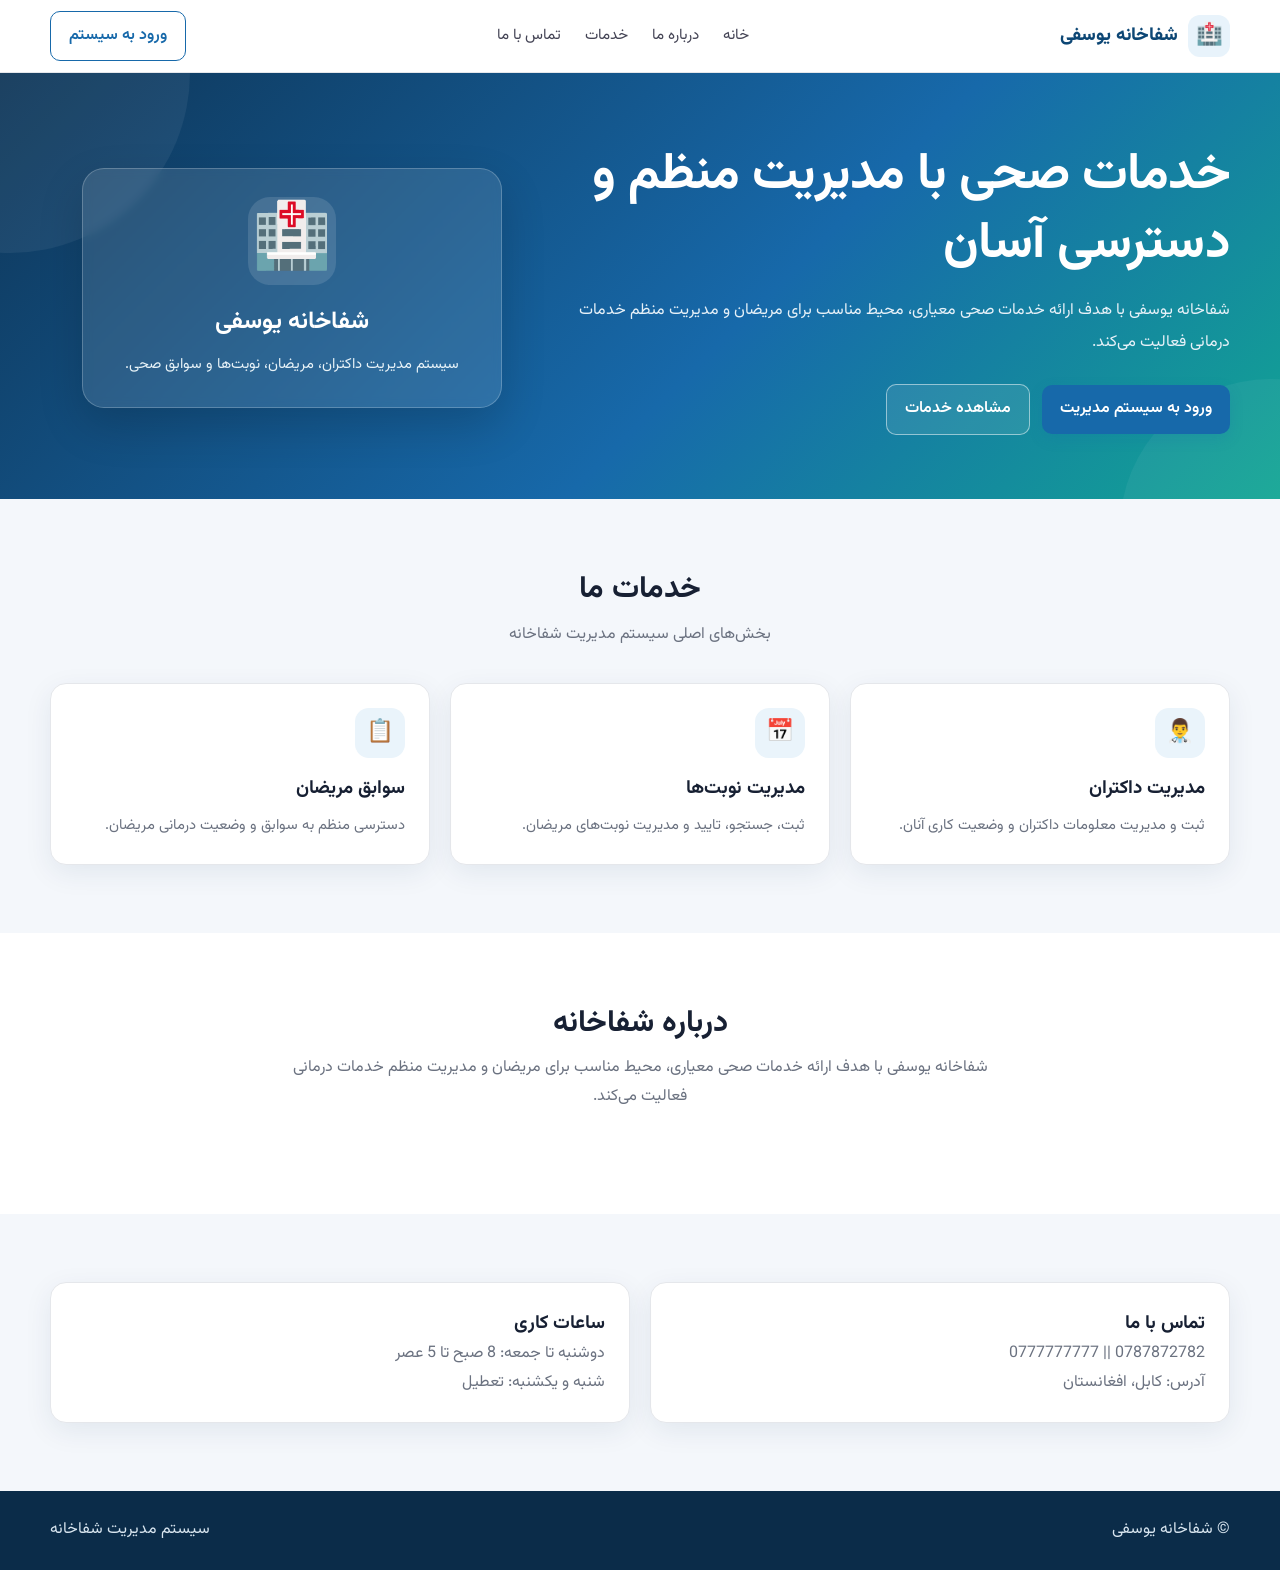
<file: index.html>
<!doctype html>
<html lang="fa" dir="rtl">
  <head>
    <meta charset="UTF-8" />
    <meta name="viewport" content="width=device-width, initial-scale=1.0" />
    <meta name="description" content="سیستم مدیریت شفاخانه یوسفی" />
    <title>شفاخانه یوسفی | صفحه اصلی</title>
    <link rel="stylesheet" href="style.css" />
  </head>
  <body>
    <header class="public-header">
      <div class="container nav">
        <a class="brand" href="index.html">
          <span class="brand-icon">🏥</span> شفاخانه یوسفی</a>
        <nav class="nav-links">
          <a href="index.html">خانه</a><a href="#about">درباره ما</a>
          <a href="#services">خدمات</a><a href="#contact">تماس با ما</a>
        </nav>
        <div class="nav-actions">
          <a class="btn btn-outline" href="login.html">ورود به سیستم</a>
        </div>
        <button class="menu-toggle" aria-label="منو">☰</button>
      </div>
    </header>
    <main>
      <section class="hero">
        <div class="container hero-grid">
          <div>
            <h1>خدمات صحی با مدیریت منظم و دسترسی آسان</h1>
            <p>
              شفاخانه یوسفی با هدف ارائه خدمات صحی معیاری، محیط مناسب برای
              مریضان و مدیریت منظم خدمات درمانی فعالیت می‌کند.
            </p>
            <div class="hero-actions">
              <a class="btn btn-primary" href="login.html"
                >ورود به سیستم مدیریت</a
              ><a class="btn btn-outline" href="#services">مشاهده خدمات</a>
            </div>
          </div>
          <div class="hero-card">
            <div class="big-icon">🏥</div>
            <h2>شفاخانه یوسفی</h2>
            <p>سیستم مدیریت داکتران، مریضان، نوبت‌ها و سوابق صحی.</p>
          </div>
        </div>
      </section>
      <section class="section" id="services">
        <div class="container">
          <div class="section-head">
            <h2>خدمات ما</h2>
            <p class="muted">بخش‌های اصلی سیستم مدیریت شفاخانه</p>
          </div>
          <div class="cards-grid">
            <div class="feature-card">
              <div class="feature-icon">👨‍⚕️</div>
              <h3>مدیریت داکتران</h3>
              <p class="muted">
                ثبت و مدیریت معلومات داکتران و وضعیت کاری آنان.
              </p>
            </div>
            <div class="feature-card">
              <div class="feature-icon">📅</div>
              <h3>مدیریت نوبت‌ها</h3>
              <p class="muted">ثبت، جستجو، تایید و مدیریت نوبت‌های مریضان.</p>
            </div>
            <div class="feature-card">
              <div class="feature-icon">📋</div>
              <h3>سوابق مریضان</h3>
              <p class="muted">دسترسی منظم به سوابق و وضعیت درمانی مریضان.</p>
            </div>
          </div>
        </div>
      </section>
      <section class="section about" id="about">
        <div class="container">
          <div class="section-head">
            <h2>درباره شفاخانه</h2>
            <p>
              شفاخانه یوسفی با هدف ارائه خدمات صحی معیاری، محیط مناسب برای
              مریضان و مدیریت منظم خدمات درمانی فعالیت می‌کند.
            </p>
          </div>
        </div>
      </section>
      <section class="section" id="contact">
        <div class="container contact-grid">
          <div class="contact-card">
            <h3>تماس با ما</h3>
            <p class="muted">
              0787872782 ||
              0777777777<br>
              آدرس: کابل، افغانستان
            </p>
          </div>
          <div class="contact-card">
            <h3>ساعات کاری</h3>
            <p class="muted">
              دوشنبه تا جمعه: 8 صبح تا 5 عصر<br>
              شنبه و یکشنبه: تعطیل
            </p>
          </div>
        </div>
      </section>
    </main>
    <footer class="public-footer">
      <div class="container">
        <span>© شفاخانه یوسفی</span><span>سیستم مدیریت شفاخانه</span>
      </div>
    </footer>
    <script src="script.js"></script>
  </body>
</html>
</file>
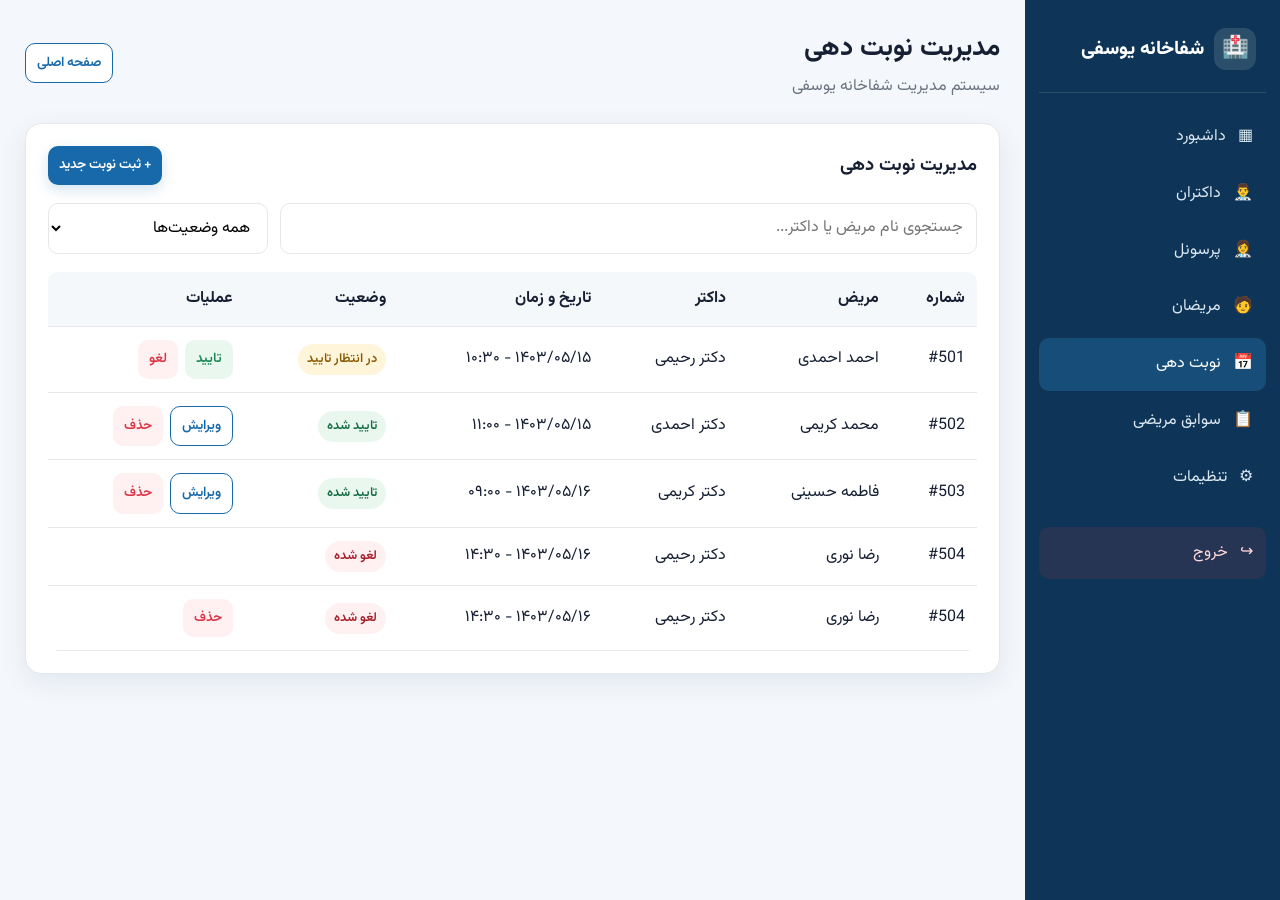
<file: appointments.html>
<!doctype html>
<html lang="fa" dir="rtl">
  <head>
    <meta charset="UTF-8">
    <meta name="viewport" content="width=device-width, initial-scale=1.0">
    <meta name="description" content="سیستم مدیریت شفاخانه یوسفی">
    <title>مدیریت نوبت دهی</title>
    <link rel="stylesheet" href="style.css">
  </head>
  <body>
    <div class="app-shell">
      <aside class="sidebar">
        <div class="sidebar-brand">
          <span class="brand-icon">🏥</span> شفاخانه یوسفی
        </div>
        <ul class="sidebar-nav">
          <li>
            <a class="" href="dashboard.html"><span>▦</span>داشبورد</a>
          </li>
          <li>
            <a class="" href="doctors.html"><span>👨‍⚕️</span>داکتران</a>
          </li>
          <li>
            <a class="" href="nurses.html"><span>👩‍⚕️</span>پرسونل</a>
          </li>
          <li>
            <a class="" href="patients.html"><span>🧑</span>مریضان</a>
          </li>
          <li>
            <a class="active" href="appointments.html"><span>📅</span>نوبت دهی</a>
          </li>
          <li>
            <a class="" href="medical_records.html"><span>📋</span>سوابق مریضی</a>
          </li>
          <li>
            <a class="" href="setting.html"><span>⚙</span>تنظیمات</a>
          </li>
          <li>
            <a class="logout" href="index.html"><span>↪</span> خروج</a>
          </li>
        </ul>
      </aside>
      <main class="main">
        <div class="topbar">
          <button class="mobile-menu" aria-label="منوی موبایل">☰</button>
          <div>
            <h1>مدیریت نوبت دهی</h1>
            <span class="muted">سیستم مدیریت شفاخانه یوسفی</span>
          </div>
          <a class="btn btn-outline btn-sm" href="index.html">صفحه اصلی</a>
        </div>

        <div class="content-card">
          <div class="card-head">
            <h2>مدیریت نوبت دهی</h2>
            <button class="btn btn-primary btn-sm">+ ثبت نوبت جدید</button>
          </div>
          <div class="toolbar">
            <input class="form-control search" data-search="#appointments tbody tr" placeholder="جستجوی نام مریض یا داکتر...">
            <select class="form-control" style="max-width: 220px" data-filter="#appointments tbody tr">
              <option value="">همه وضعیت‌ها</option>
              <option value="pending">در انتظار تایید</option>
              <option value="confirmed">تایید شده</option>
              <option value="canceled">لغو شده</option>
            </select>
          </div>
          <div class="table-wrap">
            <table id="appointments">
              <thead>
                <tr>
                  <th>شماره</th>
                  <th>مریض</th>
                  <th>داکتر</th>
                  <th>تاریخ و زمان</th>
                  <th>وضعیت</th>
                  <th>عملیات</th>
                </tr>
              </thead>
              <tbody>
                <tr data-status="pending">
                  <td>#501</td>
                  <td>احمد احمدی</td>
                  <td>دکتر رحیمی</td>
                  <td>۱۴۰۳/۰۵/۱۵ - ۱۰:۳۰</td>
                  <td>
                    <span class="badge badge-warning">در انتظار تایید</span>
                  </td>
                  <td>
                    <div class="actions">
                      <button class="btn btn-success btn-sm">تایید</button>
                      <button class="btn btn-danger btn-sm" data-confirm="این نوبت لغو شود؟">  لغو </button>
                    </div>
                  </td>
                </tr>
                <tr data-status="confirmed">
                  <td>#502</td>
                  <td>محمد کریمی</td>
                  <td>دکتر احمدی</td>
                  <td>۱۴۰۳/۰۵/۱۵ - ۱۱:۰۰</td>
                  <td><span class="badge badge-success">تایید شده</span></td>
                  <td>
                    <div class="actions">
                      <button class="btn btn-outline btn-sm">ویرایش</button>
                      <button class="btn btn-danger btn-sm" data-confirm="این نوبت حذف شود؟"> حذف </button>
                    </div>
                  </td>
                </tr>
                <tr data-status="confirmed">
                  <td>#503</td>
                  <td>فاطمه حسینی</td>
                  <td>دکتر کریمی</td>
                  <td>۱۴۰۳/۰۵/۱۶ - ۰۹:۰۰</td>
                  <td><span class="badge badge-success">تایید شده</span></td>
                  <td>
                    <div class="actions">
                      <button class="btn btn-outline btn-sm">ویرایش</button>
                      <button class="btn btn-danger btn-sm" data-confirm="این نوبت حذف شود؟"> حذف </button>
                    </div>
                  </td>
                </tr>
                <tr data-status="canceled">
                  <td>#504</td>
                  <td>رضا نوری</td>
                  <td>دکتر رحیمی</td>
                  <td>۱۴۰۳/۰۵/۱۶ - ۱۴:۳۰</td>
                  <td><span class="badge badge-danger">لغو شده</span></td>
                  <td>
                    </div>
                  </td>
                </tr>
                <tr data-status="canceled">
                  <td>#504</td>
                  <td>رضا نوری</td>
                  <td>دکتر رحیمی</td>
                  <td>۱۴۰۳/۰۵/۱۶ - ۱۴:۳۰</td>
                  <td><span class="badge badge-danger">لغو شده</span></td>
                  <td>
                    <button class="btn btn-danger btn-sm" data-confirm="این نوبت حذف شود؟">  حذف </button>
                  </td>
                </tr>
              </tbody>
            </table>
          </div>
        </div>
      </main>
    </div>
    <script src="script.js"></script>
  </body>
</html>
</file>
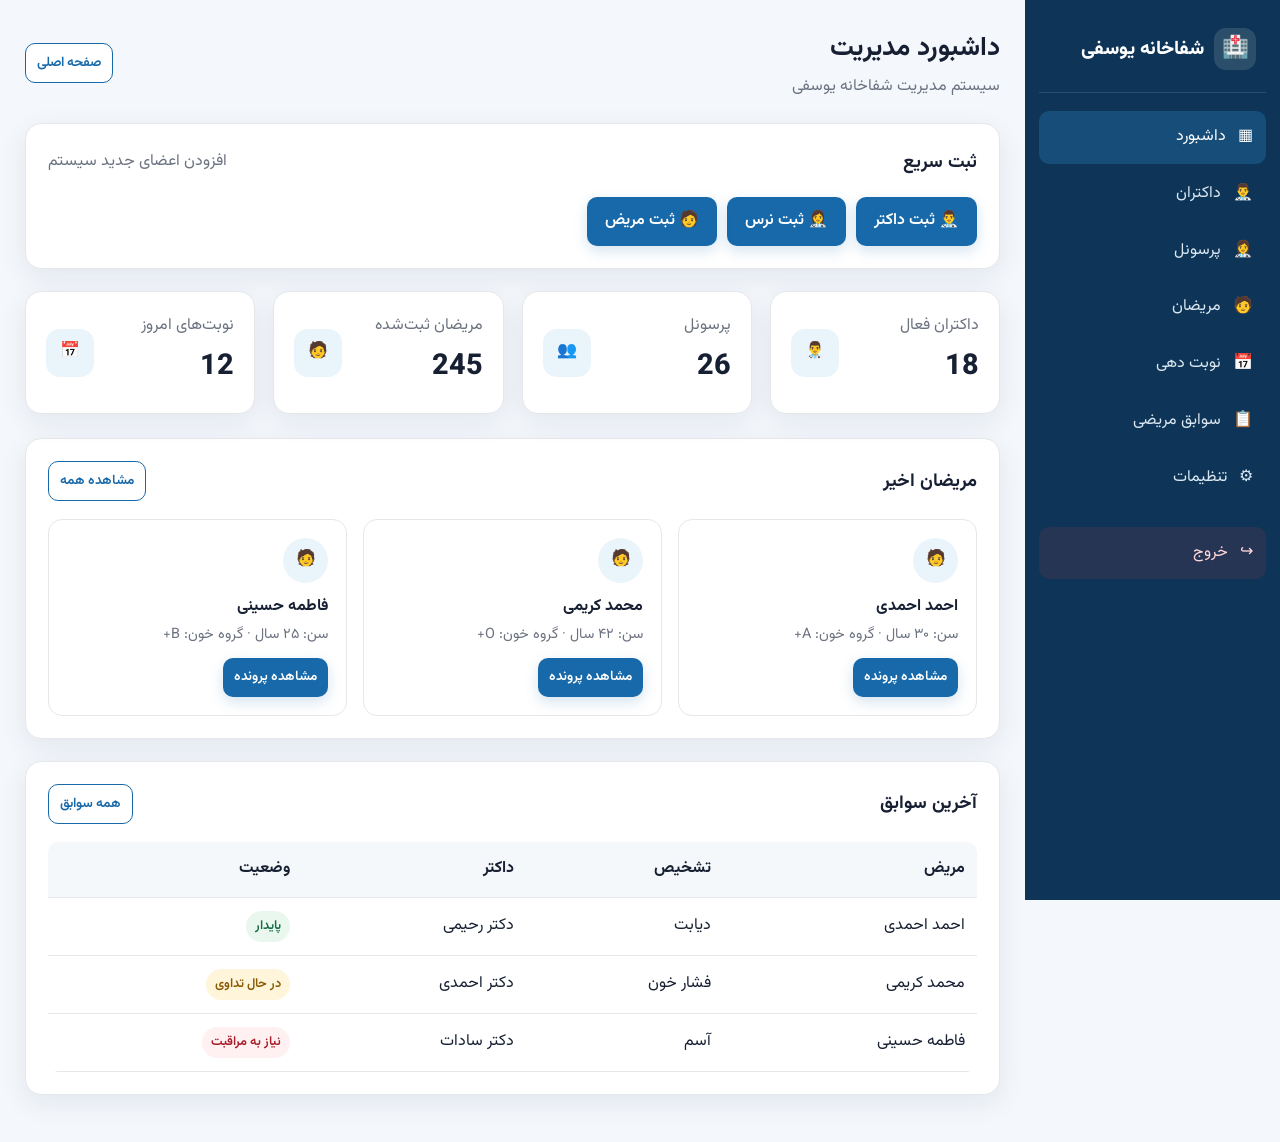
<file: dashboard.html>
<!doctype html>
<html lang="fa" dir="rtl">
  <head>
    <meta charset="UTF-8" />
    <meta name="viewport" content="width=device-width, initial-scale=1.0" />
    <meta name="description" content="سیستم مدیریت شفاخانه یوسفی" />
    <title>داشبورد مدیریت</title>
    <link rel="stylesheet" href="style.css" />
  </head>
  <body>
    <div class="app-shell">
      <aside class="sidebar">
        <div class="sidebar-brand">
          <span class="brand-icon">🏥</span> شفاخانه یوسفی
        </div>
        <ul class="sidebar-nav">
          <li>
            <a class="active" href="dashboard.html"><span>▦</span>داشبورد</a>
          </li>
          <li>
            <a class="" href="doctors.html"><span>👨‍⚕️</span>داکتران</a>
          </li>
          <li>
            <a class="" href="nurses.html"><span>👩‍⚕️</span>پرسونل</a>
          </li>
          <li>
            <a class="" href="patients.html"><span>🧑</span>مریضان</a>
          </li>
          <li>
            <a class="" href="appointments.html"><span>📅</span>نوبت دهی</a>
          </li>
          <li>
            <a class="" href="medical_records.html"
              ><span>📋</span>سوابق مریضی</a
            >
          </li>
          <li>
            <a class="" href="setting.html"><span>⚙</span>تنظیمات</a>
          </li>
          <li>
            <a class="logout" href="index.html"><span>↪</span> خروج</a>
          </li>
        </ul>
      </aside>
      <main class="main">
        <div class="topbar">
          <button class="mobile-menu" aria-label="منوی موبایل">☰</button>
          <div>
            <h1>داشبورد مدیریت</h1>
            <span class="muted">سیستم مدیریت شفاخانه یوسفی</span>
          </div>
          <a class="btn btn-outline btn-sm" href="index.html">صفحه اصلی</a>
        </div>

        <div class="content-card">
          <div class="card-head">
            <h2>ثبت سریع</h2>
            <span class="muted">افزودن اعضای جدید سیستم</span>
          </div>
          <div
            class="actions"
            style="display: flex; gap: 10px; flex-wrap: wrap">
            <a class="btn btn-primary" href="register_doctor.html"
              >👨‍⚕️ ثبت داکتر</a
            >
            <a class="btn btn-primary" href="register_nurse.html">👩‍⚕️ ثبت نرس</a>
            <a class="btn btn-primary" href="register_patient.html"
              >🧑 ثبت مریض</a
            >
          </div>
        </div>
        <div class="stats">
          <div class="stat">
            <div>
              <div class="muted">داکتران فعال</div>
              <div class="number">18</div>
            </div>
            <div class="icon">👨‍⚕️</div>
          </div>
          <div class="stat">
            <div>
              <div class="muted">پرسونل</div>
              <div class="number">26</div>
            </div>
            <div class="icon">👥</div>
          </div>
          <div class="stat">
            <div>
              <div class="muted">مریضان ثبت‌شده</div>
              <div class="number">245</div>
            </div>
            <div class="icon">🧑</div>
          </div>
          <div class="stat">
            <div>
              <div class="muted">نوبت‌های امروز</div>
              <div class="number">12</div>
            </div>
            <div class="icon">📅</div>
          </div>
        </div>
        <div class="content-card">
          <div class="card-head">
            <h2>مریضان اخیر</h2>
            <a class="btn btn-outline btn-sm" href="patients.html"
              >مشاهده همه</a
            >
          </div>
          <div class="patient-grid">
            <div class="patient-card">
              <div class="patient-avatar">🧑</div>
              <h3>احمد احمدی</h3>
              <p>سن: ۳۰ سال · گروه خون: A+</p>
              <a
                class="btn btn-primary btn-sm"
                href="medical_records.html"
                style="margin-top: 10px"
                >مشاهده پرونده</a
              >
            </div>
            <div class="patient-card">
              <div class="patient-avatar">🧑</div>
              <h3>محمد کریمی</h3>
              <p>سن: ۴۲ سال · گروه خون: O+</p>
              <a
                class="btn btn-primary btn-sm"
                href="medical_records.html"
                style="margin-top: 10px"
                >مشاهده پرونده</a
              >
            </div>
            <div class="patient-card">
              <div class="patient-avatar">🧑</div>
              <h3>فاطمه حسینی</h3>
              <p>سن: ۲۵ سال · گروه خون: B+</p>
              <a
                class="btn btn-primary btn-sm"
                href="medical_records.html"
                style="margin-top: 10px"
                >مشاهده پرونده</a
              >
            </div>
          </div>
        </div>
        <div class="content-card">
          <div class="card-head">
            <h2>آخرین سوابق</h2>
            <a class="btn btn-outline btn-sm" href="medical_records.html"
              >همه سوابق</a
            >
          </div>
          <div class="table-wrap">
            <table>
              <thead>
                <tr>
                  <th>مریض</th>
                  <th>تشخیص</th>
                  <th>داکتر</th>
                  <th>وضعیت</th>
                </tr>
              </thead>
              <tbody>
                <tr>
                  <td>احمد احمدی</td>
                  <td>دیابت</td>
                  <td>دکتر رحیمی</td>
                  <td><span class="badge badge-success">پایدار</span></td>
                </tr>
                <tr>
                  <td>محمد کریمی</td>
                  <td>فشار خون</td>
                  <td>دکتر احمدی</td>
                  <td><span class="badge badge-warning">در حال تداوی</span></td>
                </tr>
                <tr>
                  <td>فاطمه حسینی</td>
                  <td>آسم</td>
                  <td>دکتر سادات</td>
                  <td>
                    <span class="badge badge-danger">نیاز به مراقبت</span>
                  </td>
                </tr>
              </tbody>
            </table>
          </div>
        </div>
      </main>
    </div>
    <script src="script.js"></script>
  </body>
</html>
</file>
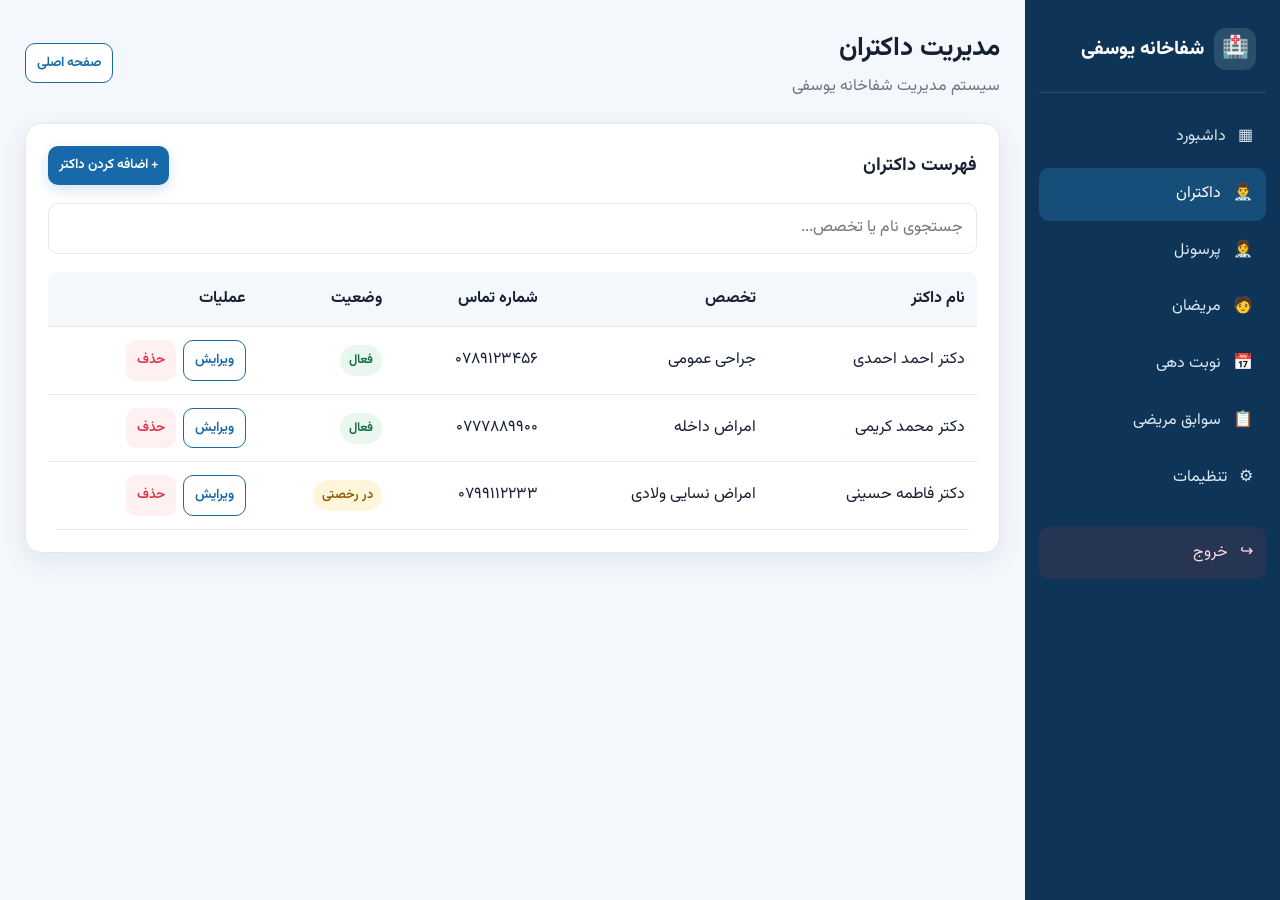
<file: doctors.html>
<!doctype html>
<html lang="fa" dir="rtl">
  <head>
    <meta charset="UTF-8" />
    <meta name="viewport" content="width=device-width, initial-scale=1.0" />
    <meta name="description" content="سیستم مدیریت شفاخانه یوسفی" />
    <title>مدیریت داکتران</title>
    <link rel="stylesheet" href="style.css" />
  </head>
  <body>
    <div class="app-shell">
      <aside class="sidebar">
        <div class="sidebar-brand">
          <span class="brand-icon">🏥</span> شفاخانه یوسفی
        </div>
        <ul class="sidebar-nav">
          <li>
            <a class="" href="dashboard.html"><span>▦</span>داشبورد</a>
          </li>
          <li>
            <a class="active" href="doctors.html"><span>👨‍⚕️</span>داکتران</a>
          </li>
          <li>
            <a class="" href="nurses.html"><span>👩‍⚕️</span>پرسونل</a>
          </li>
          <li>
            <a class="" href="patients.html"><span>🧑</span>مریضان</a>
          </li>
          <li>
            <a class="" href="appointments.html"><span>📅</span>نوبت دهی</a>
          </li>
          <li>
            <a class="" href="medical_records.html"
              ><span>📋</span>سوابق مریضی</a
            >
          </li>
          <li>
            <a class="" href="setting.html"><span>⚙</span>تنظیمات</a>
          </li>
          <li>
            <a class="logout" href="index.html"><span>↪</span> خروج</a>
          </li>
        </ul>
      </aside>
      <main class="main">
        <div class="topbar">
          <button class="mobile-menu" aria-label="منوی موبایل">☰</button>
          <div>
            <h1>مدیریت داکتران</h1>
            <span class="muted">سیستم مدیریت شفاخانه یوسفی</span>
          </div>
          <a class="btn btn-outline btn-sm" href="index.html">صفحه اصلی</a>
        </div>

        <div class="content-card">
          <div class="card-head">
            <h2>فهرست داکتران</h2>
            <button class="btn btn-primary btn-sm"><a href="register_doctor.html">+ اضافه کردن داکتر</a></button>
          </div>
          <div class="toolbar">
            <input
              class="form-control search"
              data-search="#doctors tbody tr"
              placeholder="جستجوی نام یا تخصص..." />
          </div>
          <div class="table-wrap">
            <table id="doctors">
              <thead>
                <tr>
                  <th>نام داکتر</th>
                  <th>تخصص</th>
                  <th>شماره تماس</th>
                  <th>وضعیت</th>
                  <th>عملیات</th>
                </tr>
              </thead>
              <tbody>
                <tr>
                  <td>دکتر احمد احمدی</td>
                  <td>جراحی عمومی</td>
                  <td>۰۷۸۹۱۲۳۴۵۶</td>
                  <td><span class="badge badge-success">فعال</span></td>
                  <td>
                    <div class="actions">
                      <button class="btn btn-outline btn-sm">ویرایش</button >
                        <button class="btn btn-danger btn-sm" data-confirm="این داکتر حذف شود؟"> حذف
                      </button>
                    </div>
                  </td>
                </tr>
                <tr>
                  <td>دکتر محمد کریمی</td>
                  <td>امراض داخله</td>
                  <td>۰۷۷۷۸۸۹۹۰۰</td>
                  <td><span class="badge badge-success">فعال</span></td>
                  <td>
                    <div class="actions">
                      <button class="btn btn-outline btn-sm">ویرایش</button>
                      <button class="btn btn-danger btn-sm" data-confirm="این داکتر حذف شود؟"> حذف </button>
                    </div>
                  </td>
                </tr>
                <tr>
                  <td>دکتر فاطمه حسینی</td>
                  <td>امراض نسایی ولادی</td>
                  <td>۰۷۹۹۱۱۲۲۳۳</td>
                  <td><span class="badge badge-warning">در رخصتی</span></td>
                  <td>
                    <div class="actions">
                      <button class="btn btn-outline btn-sm">ویرایش</button>
                      <button class="btn btn-danger btn-sm" data-confirm="این داکتر حذف شود؟"> حذف
                      </button>
                    </div>
                  </td>
                </tr>
              </tbody>
            </table>
          </div>
        </div>
      </main>
    </div>
    <script src="script.js"></script>
  </body>
</html>
</file>
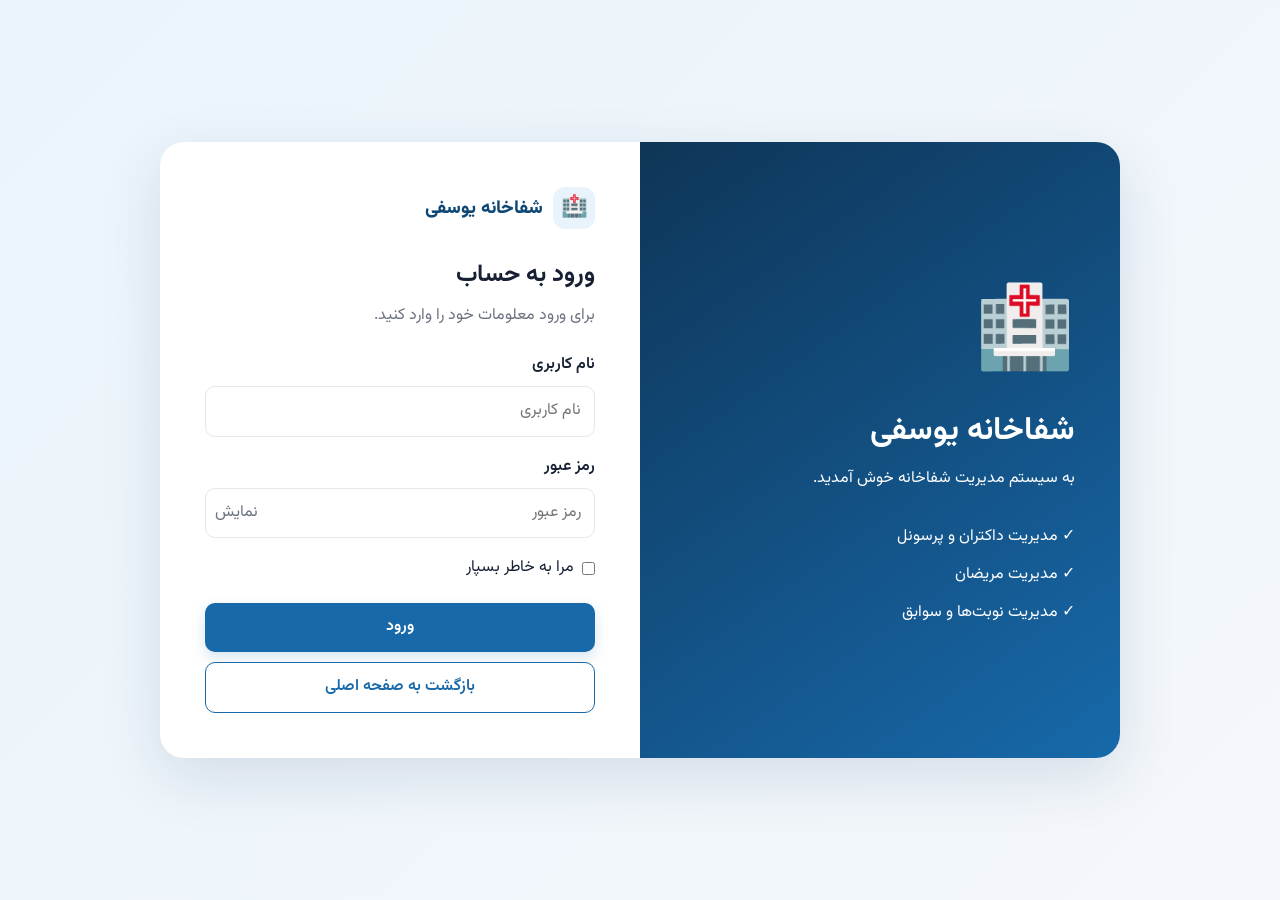
<file: login.html>
<!doctype html>
<html lang="fa" dir="rtl">
  <head>
    <meta charset="UTF-8" />
    <meta name="viewport" content="width=device-width, initial-scale=1.0" />
    <meta name="description" content="سیستم مدیریت شفاخانه یوسفی" />
    <title>ورود | سیستم مدیریت شفاخانه</title>
    <link rel="stylesheet" href="style.css" />
  </head>
  <body class="auth-page">
    <div class="auth-wrap">
      <section class="auth-info">
        <div class="big-icon" style="font-size: 5rem">🏥</div>
        <h1>شفاخانه یوسفی</h1>
        <p>به سیستم مدیریت شفاخانه خوش آمدید.</p>
        <ul>
          <li>✓ مدیریت داکتران و پرسونل</li>
          <li>✓ مدیریت مریضان</li>
          <li>✓ مدیریت نوبت‌ها و سوابق</li>
        </ul>
      </section>
      <section class="auth-form">
        <a class="brand" href="index.html">
          <span class="brand-icon">🏥</span> شفاخانه یوسفی</a>
        <h2 style="margin-top: 25px">ورود به حساب</h2>
        <p class="muted">برای ورود معلومات خود را وارد کنید.</p>
        <div id="loginMessage"></div>
        <form id="loginForm" style="margin-top: 20px">
          <div class="form-group">
            <label for="username">نام کاربری</label>
            <input id="username" class="form-control" type="text" autocomplete="username" placeholder="نام کاربری" />
          </div>
          <div class="form-group">
            <label for="password">رمز عبور</label>
            <div class="password-wrap">
              <input id="password" class="form-control" type="password" autocomplete="current-password" placeholder="رمز عبور" />
                <button type="button" class="toggle-pass" data-target="password"> نمایش</button>
            </div>
          </div>
          <label class="check-row">
            <input type="checkbox"> مرا به خاطر بسپار</label>
            <a class="btn btn-primary" style="width: 100%" href="dashboard.html">ورود</a>
            <a class="btn btn-outline" style="width: 100%; margin-top: 10px" href="index.html">بازگشت به صفحه اصلی</a>
        </form>
      </section>
    </div>
    <script src="script.js"></script>
  </body>
</html>
</file>
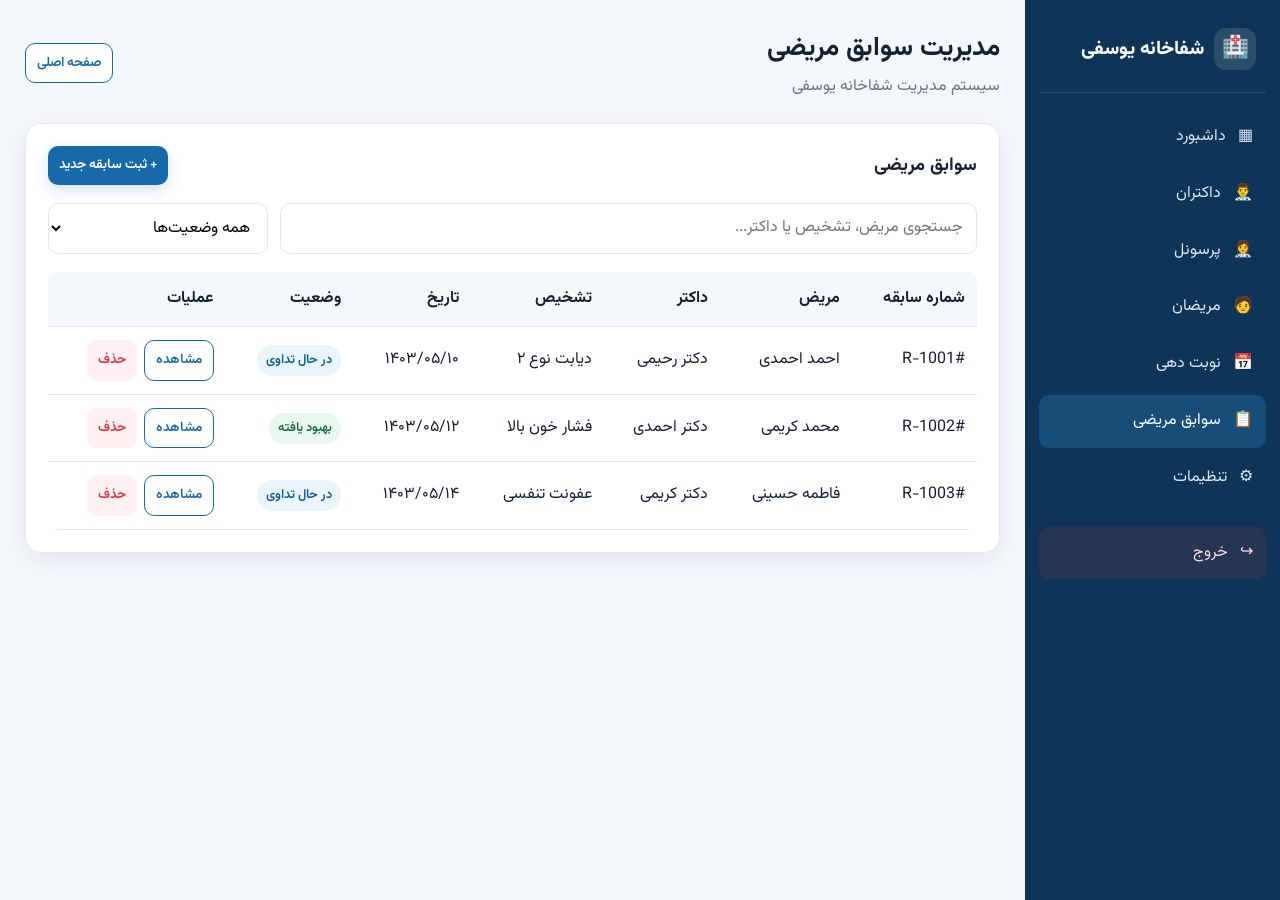
<file: medical_records.html>
<!doctype html>
<html lang="fa" dir="rtl">
  <head>
    <meta charset="UTF-8">
    <meta name="viewport" content="width=device-width, initial-scale=1.0">
    <meta name="description" content="سیستم مدیریت شفاخانه یوسفی">
    <title>مدیریت سوابق مریضی</title>
    <link rel="stylesheet" href="style.css">
  </head>
  <body>
    <div class="app-shell">
      <aside class="sidebar">
        <div class="sidebar-brand">
          <span class="brand-icon">🏥</span> شفاخانه یوسفی
        </div>
        <ul class="sidebar-nav">
          <li>
            <a class="" href="dashboard.html"><span>▦</span>داشبورد</a>
          </li>
          <li>
            <a class="" href="doctors.html"><span>👨‍⚕️</span>داکتران</a>
          </li>
          <li>
            <a class="" href="nurses.html"><span>👩‍⚕️</span>پرسونل</a>
          </li>
          <li>
            <a class="" href="patients.html"><span>🧑</span>مریضان</a>
          </li>
          <li>
            <a class="" href="appointments.html"><span>📅</span>نوبت دهی</a>
          </li>
          <li>
            <a class="active" href="medical_records.html"
              ><span>📋</span>سوابق مریضی</a
            >
          </li>
          <li>
            <a class="" href="setting.html"><span>⚙</span>تنظیمات</a>
          </li>
          <li>
            <a class="logout" href="index.html"><span>↪</span> خروج</a>
          </li>
        </ul>
      </aside>
      <main class="main">
        <div class="topbar">
          <button class="mobile-menu" aria-label="منوی موبایل">☰</button>
          <div>
            <h1>مدیریت سوابق مریضی</h1>
            <span class="muted">سیستم مدیریت شفاخانه یوسفی</span>
          </div>
          <a class="btn btn-outline btn-sm" href="index.html">صفحه اصلی</a>
        </div>

        <div class="content-card">
          <div class="card-head">
            <h2>سوابق مریضی</h2>
            <button class="btn btn-primary btn-sm">+ ثبت سابقه جدید</button>
          </div>
          <div class="toolbar">
            <input class="form-control search" data-search="#records tbody tr" placeholder="جستجوی مریض، تشخیص یا داکتر..." />
            <select class="form-control" style="max-width: 220px" data-filter="#records tbody tr">
              <option value="">همه وضعیت‌ها</option>
              <option value="treatment">در حال تداوی</option>
              <option value="recovered">بهبود یافته</option>
            </select>
          </div>
          <div class="table-wrap">
            <table id="records">
              <thead>
                <tr>
                  <th>شماره سابقه</th>
                  <th>مریض</th>
                  <th>داکتر</th>
                  <th>تشخیص</th>
                  <th>تاریخ</th>
                  <th>وضعیت</th>
                  <th>عملیات</th>
                </tr>
              </thead>
              <tbody>
                <tr data-status="treatment">
                  <td>#R-1001</td>
                  <td>احمد احمدی</td>
                  <td>دکتر رحیمی</td>
                  <td>دیابت نوع ۲</td>
                  <td>۱۴۰۳/۰۵/۱۰</td>
                  <td><span class="badge badge-info">در حال تداوی</span></td>
                  <td>
                    <div class="actions">
                      <button class="btn btn-outline btn-sm">مشاهده</button>
                      <button class="btn btn-danger btn-sm" data-confirm="این سابقه حذف شود؟">  حذف
                      </button>
                    </div>
                  </td>
                </tr>
                <tr data-status="recovered">
                  <td>#R-1002</td>
                  <td>محمد کریمی</td>
                  <td>دکتر احمدی</td>
                  <td>فشار خون بالا</td>
                  <td>۱۴۰۳/۰۵/۱۲</td>
                  <td><span class="badge badge-success">بهبود یافته</span></td>
                  <td>
                    <div class="actions">
                      <button class="btn btn-outline btn-sm">مشاهده</button>
                      <button class="btn btn-danger btn-sm" data-confirm="این سابقه حذف شود؟">  حذف</button>
                    </div>
                  </td>
                </tr>
                <tr data-status="treatment">
                  <td>#R-1003</td>
                  <td>فاطمه حسینی</td>
                  <td>دکتر کریمی</td>
                  <td>عفونت تنفسی</td>
                  <td>۱۴۰۳/۰۵/۱۴</td>
                  <td><span class="badge badge-info">در حال تداوی</span></td>
                  <td>
                    <div class="actions">
                      <button class="btn btn-outline btn-sm">مشاهده</button>
                      <button class="btn btn-danger btn-sm" data-confirm="این سابقه حذف شود؟">  حذف</button>
                    </div>
                  </td>
                </tr>
              </tbody>
            </table>
          </div>
        </div>
      </main>
    </div>
    <script src="script.js"></script>
  </body>
</html>
</file>
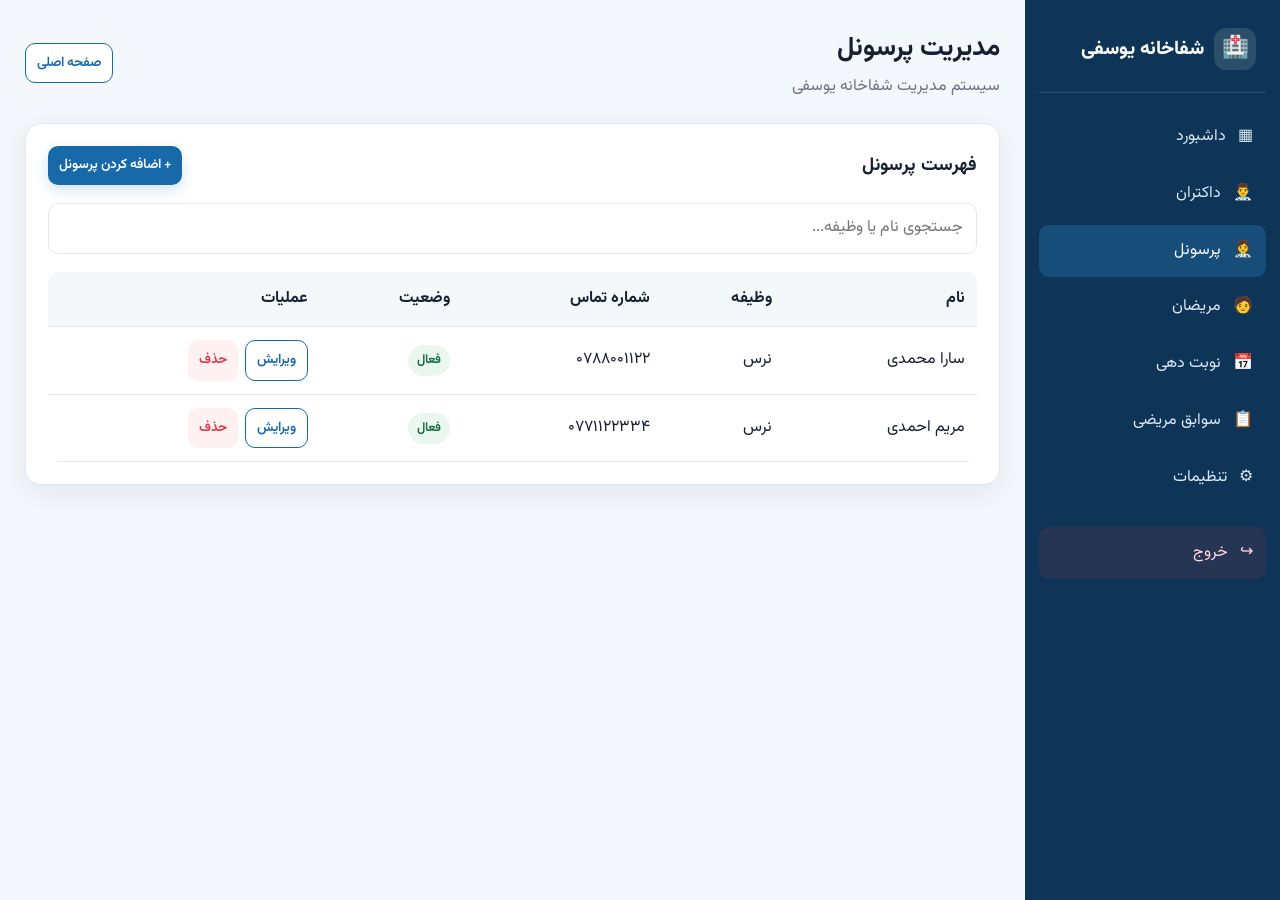
<file: nurses.html>
<!doctype html>
<html lang="fa" dir="rtl">
  <head>
    <meta charset="UTF-8" />
    <meta name="viewport" content="width=device-width, initial-scale=1.0" />
    <meta name="description" content="سیستم مدیریت شفاخانه یوسفی" />
    <title>مدیریت پرسونل</title>
    <link rel="stylesheet" href="style.css" />
  </head>
  <body>
    <div class="app-shell">
      <aside class="sidebar">
        <div class="sidebar-brand">
          <span class="brand-icon">🏥</span> شفاخانه یوسفی
        </div>
        <ul class="sidebar-nav">
          <li>
            <a class="" href="dashboard.html"><span>▦</span>داشبورد</a>
          </li>
          <li>
            <a class="" href="doctors.html"><span>👨‍⚕️</span>داکتران</a>
          </li>
          <li>
            <a class="active" href="nurses.html"><span>👩‍⚕️</span>پرسونل</a>
          </li>
          <li>
            <a class="" href="patients.html"><span>🧑</span>مریضان</a>
          </li>
          <li>
            <a class="" href="appointments.html"><span>📅</span>نوبت دهی</a>
          </li>
          <li>
            <a class="" href="medical_records.html"
              ><span>📋</span>سوابق مریضی</a
            >
          </li>
          <li>
            <a class="" href="setting.html"><span>⚙</span>تنظیمات</a>
          </li>
          <li>
            <a class="logout" href="index.html"><span>↪</span> خروج</a>
          </li>
        </ul>
      </aside>
      <main class="main">
        <div class="topbar">
          <button class="mobile-menu" aria-label="منوی موبایل">☰</button>
          <div>
            <h1>مدیریت پرسونل</h1>
            <span class="muted">سیستم مدیریت شفاخانه یوسفی</span>
          </div>
          <a class="btn btn-outline btn-sm" href="index.html">صفحه اصلی</a>
        </div>

        <div class="content-card">
          <div class="card-head">
            <h2>فهرست پرسونل</h2>
            <button class="btn btn-primary btn-sm"><a href="register_nurse.html">+ اضافه کردن پرسونل</a></button>
          </div>
          <div class="toolbar">
            <input
              class="form-control search"
              data-search="#staff tbody tr"
              placeholder="جستجوی نام یا وظیفه..." />
          </div>
          <div class="table-wrap">
            <table id="staff">
              <thead>
                <tr>
                  <th>نام</th>
                  <th>وظیفه</th>
                  <th>شماره تماس</th>
                  <th>وضعیت</th>
                  <th>عملیات</th>
                </tr>
              </thead>
              <tbody>
                <tr>
                  <td>سارا محمدی</td>
                  <td>نرس</td>
                  <td>۰۷۸۸۰۰۱۱۲۲</td>
                  <td><span class="badge badge-success">فعال</span></td>
                  <td>
                    <div class="actions">
                      <button class="btn btn-outline btn-sm">ویرایش</button
                      ><button
                        class="btn btn-danger btn-sm"
                        data-confirm="این مورد حذف شود؟">
                        حذف
                      </button>
                    </div>
                  </td>
                </tr>
                <tr>
                  <td>مریم احمدی</td>
                  <td>نرس</td>
                  <td>۰۷۷۱۱۲۲۳۳۴</td>
                  <td><span class="badge badge-success">فعال</span></td>
                  <td>
                    <div class="actions">
                      <button class="btn btn-outline btn-sm">ویرایش</button
                      ><button
                        class="btn btn-danger btn-sm"
                        data-confirm="این مورد حذف شود؟">
                        حذف
                      </button>
                    </div>
                  </td>
                </tr>
              </tbody>
            </table>
          </div>
        </div>
      </main>
    </div>
    <script src="script.js"></script>
  </body>
</html>
</file>
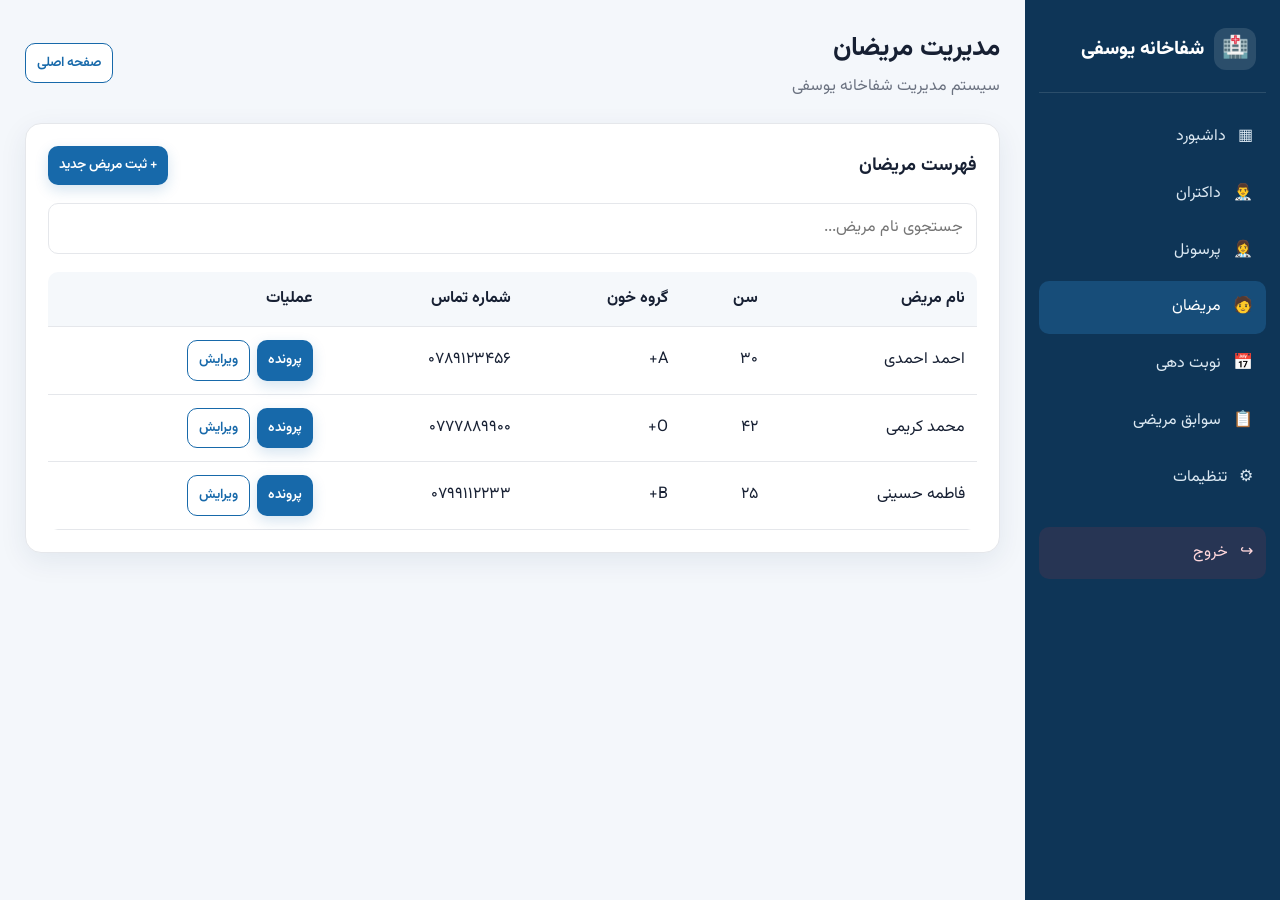
<file: patients.html>
<!doctype html>
<html lang="fa" dir="rtl">
  <head>
    <meta charset="UTF-8" />
    <meta name="viewport" content="width=device-width, initial-scale=1.0" />
    <meta name="description" content="سیستم مدیریت شفاخانه یوسفی" />
    <title>مدیریت مریضان</title>
    <link rel="stylesheet" href="style.css" />
  </head>
  <body>
    <div class="app-shell">
      <aside class="sidebar">
        <div class="sidebar-brand">
          <span class="brand-icon">🏥</span> شفاخانه یوسفی
        </div>
        <ul class="sidebar-nav">
          <li>
            <a class="" href="dashboard.html"><span>▦</span>داشبورد</a>
          </li>
          <li>
            <a class="" href="doctors.html"><span>👨‍⚕️</span>داکتران</a>
          </li>
          <li>
            <a class="" href="nurses.html"><span>👩‍⚕️</span>پرسونل</a>
          </li>
          <li>
            <a class="active" href="patients.html"><span>🧑</span>مریضان</a>
          </li>
          <li>
            <a class="" href="appointments.html"><span>📅</span>نوبت دهی</a>
          </li>
          <li>
            <a class="" href="medical_records.html"
              ><span>📋</span>سوابق مریضی</a
            >
          </li>
          <li>
            <a class="" href="setting.html"><span>⚙</span>تنظیمات</a>
          </li>
          <li>
            <a class="logout" href="index.html"><span>↪</span> خروج</a>
          </li>
        </ul>
      </aside>
      <main class="main">
        <div class="topbar">
          <button class="mobile-menu" aria-label="منوی موبایل">☰</button>
          <div>
            <h1>مدیریت مریضان</h1>
            <span class="muted">سیستم مدیریت شفاخانه یوسفی</span>
          </div>
          <a class="btn btn-outline btn-sm" href="index.html">صفحه اصلی</a>
        </div>

        <div class="content-card">
          <div class="card-head">
            <h2>فهرست مریضان</h2>
            <button class="btn btn-primary btn-sm"><a href="register_patient.html">+ ثبت مریض جدید</a></button>
          </div>
          <div class="toolbar">
            <input class="form-control search" data-search="#patients tbody tr" placeholder="جستجوی نام مریض..." />
          </div>
          <div class="table-wrap">
            <table id="patients">
              <thead>
                <tr>
                  <th>نام مریض</th>
                  <th>سن</th>
                  <th>گروه خون</th>
                  <th>شماره تماس</th>
                  <th>عملیات</th>
                </tr>
              </thead>
              <tbody>
                <tr>
                  <td>احمد احمدی</td>
                  <td>۳۰</td>
                  <td>A+</td>
                  <td>۰۷۸۹۱۲۳۴۵۶</td>
                  <td>
                    <div class="actions">
                      <a class="btn btn-primary btn-sm" href="medical_records.html">پرونده</a>
                      <button class="btn btn-outline btn-sm"><a href="register_patient.html">ویرایش</a></button>
                    </div>
                  </td>
                </tr>
                <tr>
                  <td>محمد کریمی</td>
                  <td>۴۲</td>
                  <td>O+</td>
                  <td>۰۷۷۷۸۸۹۹۰۰</td>
                  <td>
                    <div class="actions">
                      <a class="btn btn-primary btn-sm" href="medical_records.html">پرونده</a>
                      <button class="btn btn-outline btn-sm"><a href="register_patient.html">ویرایش</a></button>
                    </div>
                  </td>
                </tr>
                <tr>
                  <td>فاطمه حسینی</td>
                  <td>۲۵</td>
                  <td>B+</td>
                  <td>۰۷۹۹۱۱۲۲۳۳</td>
                  <td>
                    <div class="actions">
                      <a class="btn btn-primary btn-sm" href="medical_records.html">پرونده</a>
                      <button class="btn btn-outline btn-sm"><a href="register_patient.html">ویرایش</a></button>
                    </div>
                  </td>
                </tr>
              </tbody>
            </table>
          </div>
        </div>
      </main>
    </div>
    <script src="script.js"></script>
  </body>
</html>
</file>
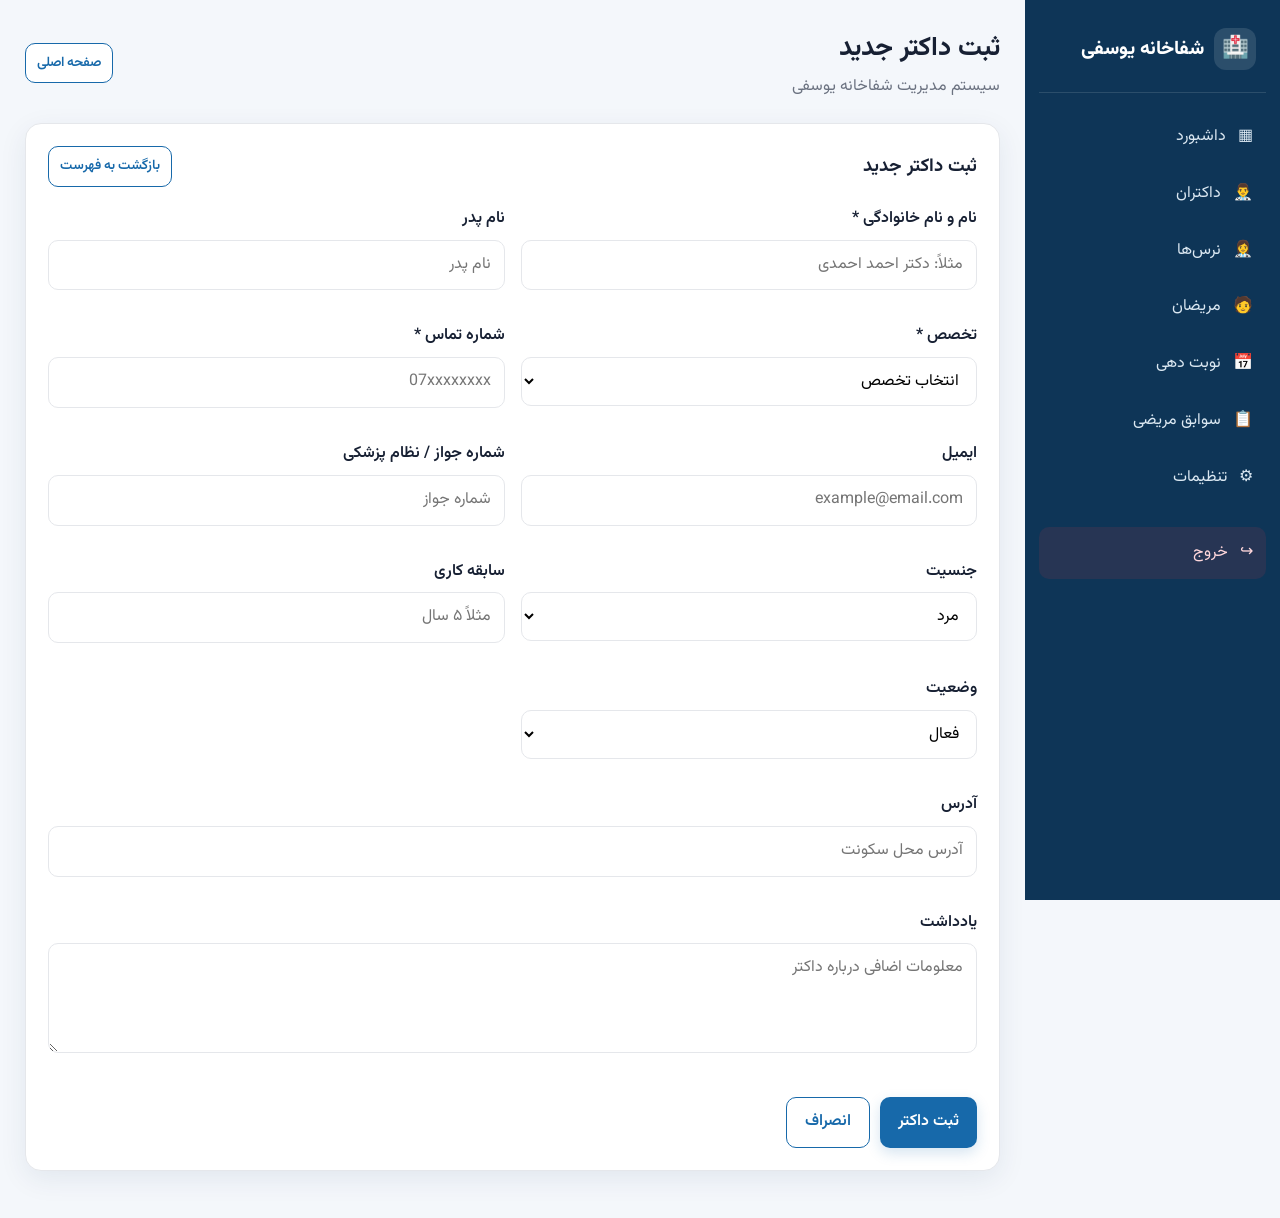
<file: register_doctor.html>
<!doctype html>
<html lang="fa" dir="rtl">
<head>
<meta charset="UTF-8">
<meta name="viewport" content="width=device-width, initial-scale=1.0">
<meta name="description" content="سیستم مدیریت شفاخانه یوسفی">
<title>ثبت داکتر</title>
<link rel="stylesheet" href="style.css">
</head>
<body>
<div class="app-shell">
<aside class="sidebar">
<div class="sidebar-brand"><span class="brand-icon">🏥</span> شفاخانه یوسفی</div>
<ul class="sidebar-nav">
<li><a href="dashboard.html"><span>▦</span>داشبورد</a></li>
<li><a href="doctors.html"><span>👨‍⚕️</span>داکتران</a></li>
<li><a href="nurses.html"><span>👩‍⚕️</span>نرس‌ها</a></li>
<li><a href="patients.html"><span>🧑</span>مریضان</a></li>
<li><a href="appointments.html"><span>📅</span>نوبت دهی</a></li>
<li><a href="medical_records.html"><span>📋</span>سوابق مریضی</a></li>
<li><a href="setting.html"><span>⚙</span>تنظیمات</a></li>
<li><a class="logout" href="index.html"><span>↪</span> خروج</a></li>
</ul>
</aside>
<main class="main">
<div class="topbar">
<button class="mobile-menu" aria-label="منوی موبایل">☰</button>
<div><h1>ثبت داکتر جدید</h1><span class="muted">سیستم مدیریت شفاخانه یوسفی</span></div>
<a class="btn btn-outline btn-sm" href="index.html">صفحه اصلی</a>
</div>
<div class="content-card">
<div class="card-head">
<h2>ثبت داکتر جدید</h2>
<a class="btn btn-outline btn-sm" href="doctors.html">بازگشت به فهرست</a>
</div>
<div class="alert alert-success form-message hidden"></div>
<form data-registration="doctor" class="form-grid">
<div class="form-group"><label>نام و نام خانوادگی *</label><input class="form-control" name="name" required placeholder="مثلاً: دکتر احمد احمدی"></div>
<div class="form-group"><label>نام پدر</label><input class="form-control" name="father" placeholder="نام پدر"></div>
<div class="form-group"><label>تخصص *</label><select class="form-control" name="specialty" required><option value="">انتخاب تخصص</option><option>جراحی عمومی</option><option>امراض داخله</option><option>اطفال</option><option>نسایی ولادی</option><option>قلب و عروق</option><option>دیگر</option></select></div>
<div class="form-group"><label>شماره تماس *</label><input class="form-control" name="phone" required inputmode="tel" placeholder="07xxxxxxxx"></div>
<div class="form-group"><label>ایمیل</label><input class="form-control" name="email" type="email" placeholder="example@email.com"></div>
<div class="form-group"><label>شماره جواز / نظام پزشکی</label><input class="form-control" name="license" placeholder="شماره جواز"></div>
<div class="form-group"><label>جنسیت</label><select class="form-control" name="gender"><option>مرد</option><option>زن</option></select></div>
<div class="form-group"><label>سابقه کاری</label><input class="form-control" name="experience" placeholder="مثلاً ۵ سال"></div>
<div class="form-group"><label>وضعیت</label><select class="form-control" name="status"><option>فعال</option><option>در رخصتی</option><option>غیرفعال</option></select></div>
<div class="form-group full"><label>آدرس</label><input class="form-control" name="address" placeholder="آدرس محل سکونت"></div>
<div class="form-group full"><label>یادداشت</label><textarea class="form-control" name="note" placeholder="معلومات اضافی درباره داکتر"></textarea></div>
<div class="full" style="display:flex;gap:10px;flex-wrap:wrap"><button class="btn btn-primary" type="submit">ثبت داکتر</button><a class="btn btn-outline" href="doctors.html">انصراف</a></div>
</form>
</div>
</main>
</div>
<script src="script.js"></script>
</body>
</html>
</file>
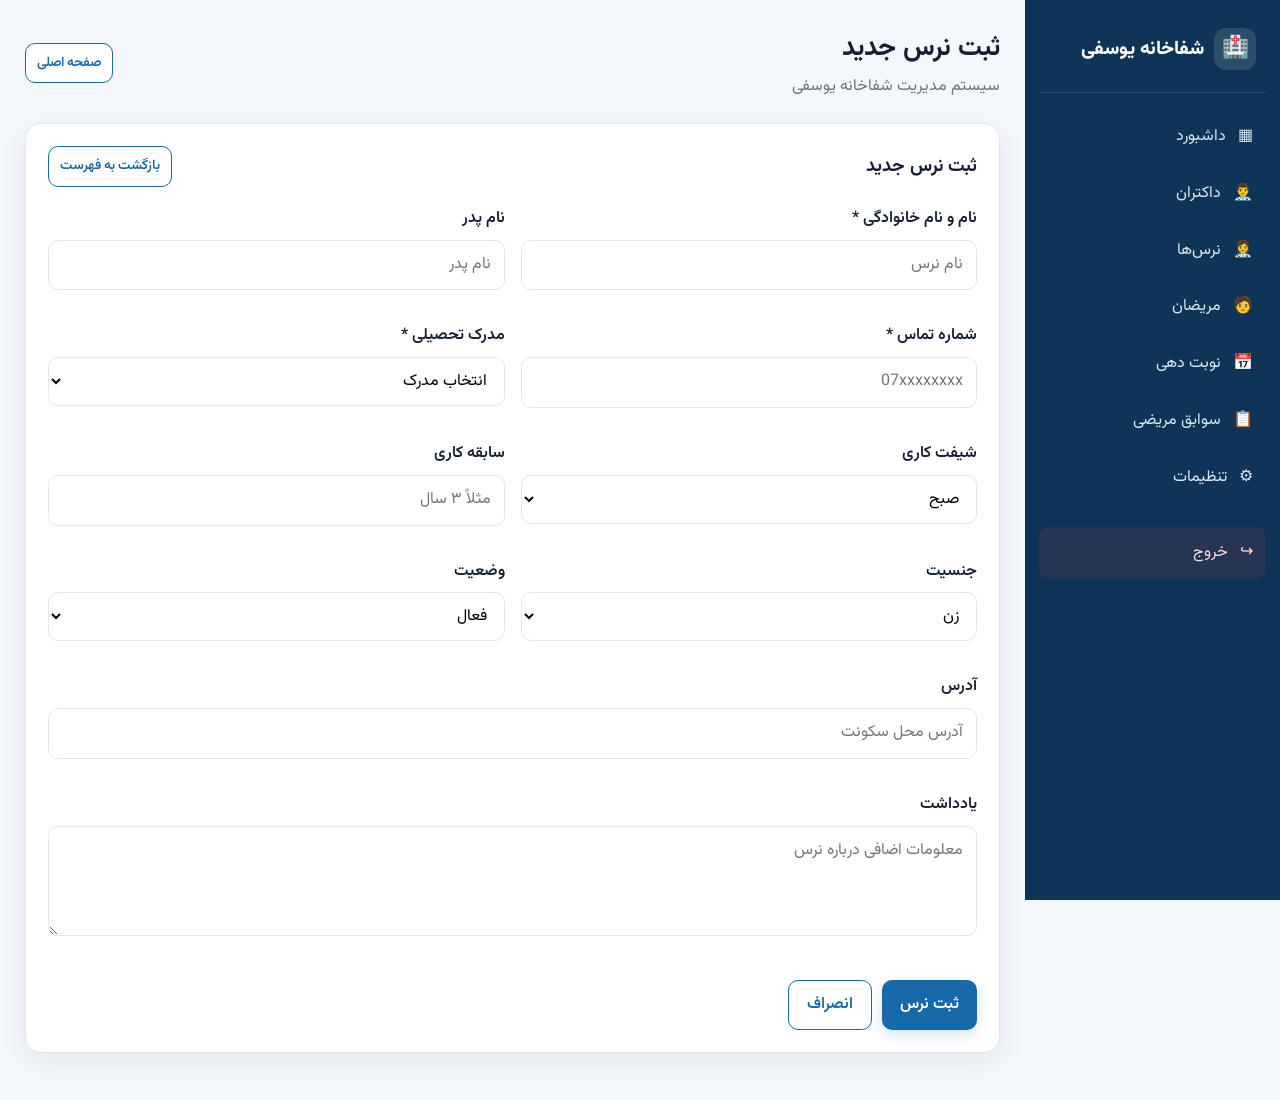
<file: register_nurse.html>
<!doctype html>
<html lang="fa" dir="rtl">
<head>
<meta charset="UTF-8">
<meta name="viewport" content="width=device-width, initial-scale=1.0">
<meta name="description" content="سیستم مدیریت شفاخانه یوسفی">
<title>ثبت نرس</title>
<link rel="stylesheet" href="style.css">
</head>
<body>
<div class="app-shell">
<aside class="sidebar">
<div class="sidebar-brand"><span class="brand-icon">🏥</span> شفاخانه یوسفی</div>
<ul class="sidebar-nav">
<li><a href="dashboard.html"><span>▦</span>داشبورد</a></li>
<li><a href="doctors.html"><span>👨‍⚕️</span>داکتران</a></li>
<li><a href="nurses.html"><span>👩‍⚕️</span>نرس‌ها</a></li>
<li><a href="patients.html"><span>🧑</span>مریضان</a></li>
<li><a href="appointments.html"><span>📅</span>نوبت دهی</a></li>
<li><a href="medical_records.html"><span>📋</span>سوابق مریضی</a></li>
<li><a href="setting.html"><span>⚙</span>تنظیمات</a></li>
<li><a class="logout" href="index.html"><span>↪</span> خروج</a></li>
</ul>
</aside>
<main class="main">
<div class="topbar">
<button class="mobile-menu" aria-label="منوی موبایل">☰</button>
<div><h1>ثبت نرس جدید</h1><span class="muted">سیستم مدیریت شفاخانه یوسفی</span></div>
<a class="btn btn-outline btn-sm" href="index.html">صفحه اصلی</a>
</div>
<div class="content-card">
<div class="card-head">
<h2>ثبت نرس جدید</h2>
<a class="btn btn-outline btn-sm" href="nurses.html">بازگشت به فهرست</a>
</div>
<div class="alert alert-success form-message hidden"></div>
<form data-registration="nurse" class="form-grid">
<div class="form-group"><label>نام و نام خانوادگی *</label><input class="form-control" name="name" required placeholder="نام نرس"></div>
<div class="form-group"><label>نام پدر</label><input class="form-control" name="father" placeholder="نام پدر"></div>
<div class="form-group"><label>شماره تماس *</label><input class="form-control" name="phone" required inputmode="tel" placeholder="07xxxxxxxx"></div>
<div class="form-group"><label>مدرک تحصیلی *</label><select class="form-control" name="qualification" required><option value="">انتخاب مدرک</option><option>قابله</option><option>نرسنگ</option><option>لیسانس نرسنگ</option><option>دیپلوم نرسنگ</option><option>دیگر</option></select></div>
<div class="form-group"><label>شیفت کاری</label><select class="form-control" name="shift"><option>صبح</option><option>بعد از ظهر</option><option>شب</option><option>چرخشی</option></select></div>
<div class="form-group"><label>سابقه کاری</label><input class="form-control" name="experience" placeholder="مثلاً ۳ سال"></div>
<div class="form-group"><label>جنسیت</label><select class="form-control" name="gender"><option>زن</option><option>مرد</option></select></div>
<div class="form-group"><label>وضعیت</label><select class="form-control" name="status"><option>فعال</option><option>در رخصتی</option><option>غیرفعال</option></select></div>
<div class="form-group full"><label>آدرس</label><input class="form-control" name="address" placeholder="آدرس محل سکونت"></div>
<div class="form-group full"><label>یادداشت</label><textarea class="form-control" name="note" placeholder="معلومات اضافی درباره نرس"></textarea></div>
<div class="full" style="display:flex;gap:10px;flex-wrap:wrap"><button class="btn btn-primary" type="submit">ثبت نرس</button><a class="btn btn-outline" href="nurses.html">انصراف</a></div>
</form>
</div>
</main>
</div>
<script src="script.js"></script>
</body>
</html>
</file>
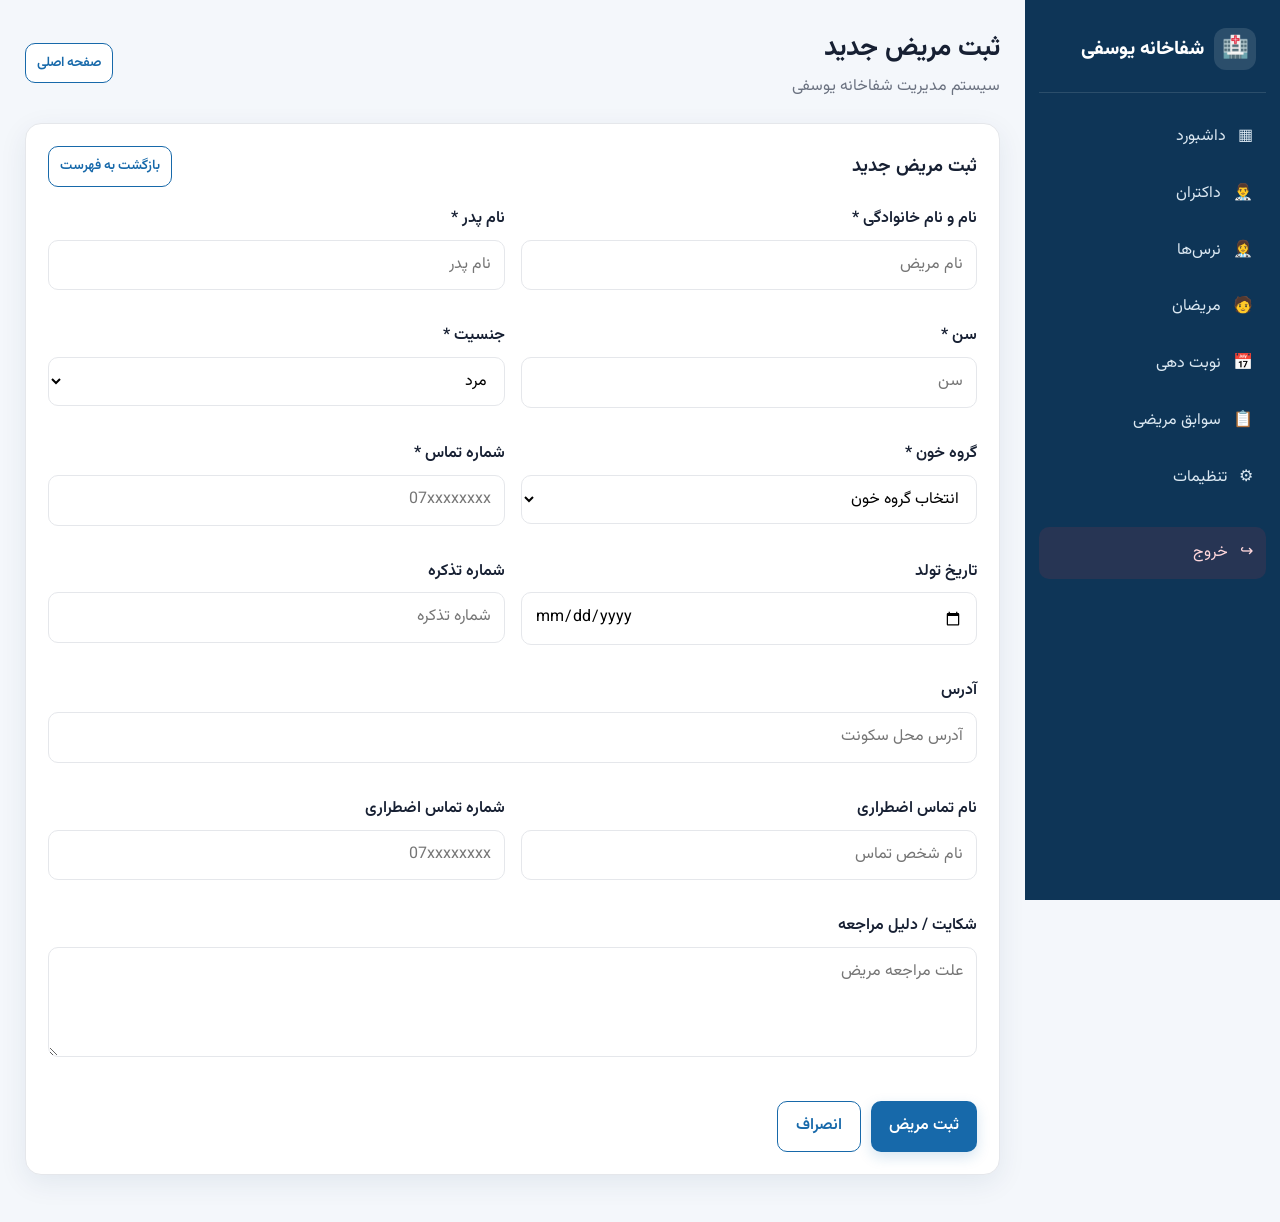
<file: register_patient.html>
<!doctype html>
<html lang="fa" dir="rtl">
<head>
<meta charset="UTF-8">
<meta name="viewport" content="width=device-width, initial-scale=1.0">
<meta name="description" content="سیستم مدیریت شفاخانه یوسفی">
<title>ثبت مریض</title>
<link rel="stylesheet" href="style.css">
</head>
<body>
<div class="app-shell">
<aside class="sidebar">
<div class="sidebar-brand"><span class="brand-icon">🏥</span> شفاخانه یوسفی</div>
<ul class="sidebar-nav">
<li><a href="dashboard.html"><span>▦</span>داشبورد</a></li>
<li><a href="doctors.html"><span>👨‍⚕️</span>داکتران</a></li>
<li><a href="nurses.html"><span>👩‍⚕️</span>نرس‌ها</a></li>
<li><a href="patients.html"><span>🧑</span>مریضان</a></li>
<li><a href="appointments.html"><span>📅</span>نوبت دهی</a></li>
<li><a href="medical_records.html"><span>📋</span>سوابق مریضی</a></li>
<li><a href="setting.html"><span>⚙</span>تنظیمات</a></li>
<li><a class="logout" href="index.html"><span>↪</span> خروج</a></li>
</ul>
</aside>
<main class="main">
<div class="topbar">
<button class="mobile-menu" aria-label="منوی موبایل">☰</button>
<div><h1>ثبت مریض جدید</h1><span class="muted">سیستم مدیریت شفاخانه یوسفی</span></div>
<a class="btn btn-outline btn-sm" href="index.html">صفحه اصلی</a>
</div>
<div class="content-card">
<div class="card-head">
<h2>ثبت مریض جدید</h2>
<a class="btn btn-outline btn-sm" href="patients.html">بازگشت به فهرست</a>
</div>
<div class="alert alert-success form-message hidden"></div>
<form data-registration="patient" class="form-grid">
<div class="form-group"><label>نام و نام خانوادگی *</label><input class="form-control" name="name" required placeholder="نام مریض"></div>
<div class="form-group"><label>نام پدر *</label><input class="form-control" name="father" required placeholder="نام پدر"></div>
<div class="form-group"><label>سن *</label><input class="form-control" name="age" required type="number" min="0" max="120" placeholder="سن"></div>
<div class="form-group"><label>جنسیت *</label><select class="form-control" name="gender" required><option>مرد</option><option>زن</option></select></div>
<div class="form-group"><label>گروه خون *</label><select class="form-control" name="blood" required><option value="">انتخاب گروه خون</option><option>A+</option><option>A-</option><option>B+</option><option>B-</option><option>AB+</option><option>AB-</option><option>O+</option><option>O-</option></select></div>
<div class="form-group"><label>شماره تماس *</label><input class="form-control" name="phone" required inputmode="tel" placeholder="07xxxxxxxx"></div>
<div class="form-group"><label>تاریخ تولد</label><input class="form-control" name="birthdate" type="date"></div>
<div class="form-group"><label>شماره تذکره</label><input class="form-control" name="nationalId" placeholder="شماره تذکره"></div>
<div class="form-group full"><label>آدرس</label><input class="form-control" name="address" placeholder="آدرس محل سکونت"></div>
<div class="form-group"><label>نام تماس اضطراری</label><input class="form-control" name="emergencyName" placeholder="نام شخص تماس"></div>
<div class="form-group"><label>شماره تماس اضطراری</label><input class="form-control" name="emergencyPhone" inputmode="tel" placeholder="07xxxxxxxx"></div>
<div class="form-group full"><label>شکایت / دلیل مراجعه</label><textarea class="form-control" name="complaint" placeholder="علت مراجعه مریض"></textarea></div>
<div class="full" style="display:flex;gap:10px;flex-wrap:wrap"><button class="btn btn-primary" type="submit">ثبت مریض</button><a class="btn btn-outline" href="patients.html">انصراف</a></div>
</form>
</div>
</main>
</div>
<script src="script.js"></script>
</body>
</html>
</file>
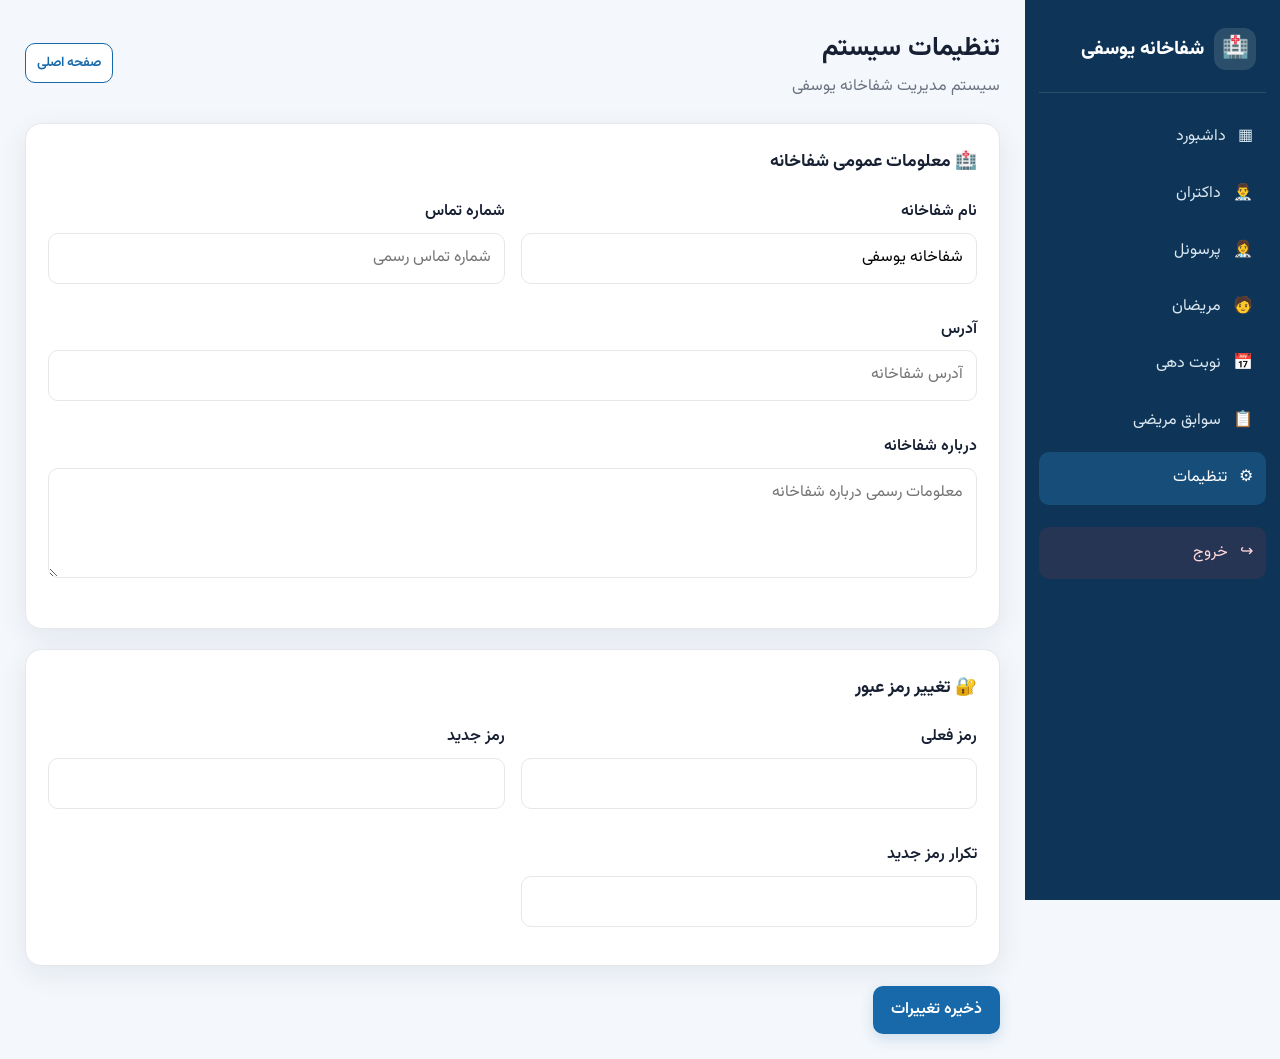
<file: setting.html>
<!doctype html>
<html lang="fa" dir="rtl">
  <head>
    <meta charset="UTF-8" />
    <meta name="viewport" content="width=device-width, initial-scale=1.0" />
    <meta name="description" content="سیستم مدیریت شفاخانه یوسفی" />
    <title>تنظیمات سیستم</title>
    <link rel="stylesheet" href="style.css" />
  </head>
  <body>
    <div class="app-shell">
      <aside class="sidebar">
        <div class="sidebar-brand">
          <span class="brand-icon">🏥</span> شفاخانه یوسفی
        </div>
        <ul class="sidebar-nav">
          <li>
            <a class="" href="dashboard.html"><span>▦</span>داشبورد</a>
          </li>
          <li>
            <a class="" href="doctors.html"><span>👨‍⚕️</span>داکتران</a>
          </li>
          <li>
            <a class="" href="nurses.html"><span>👩‍⚕️</span>پرسونل</a>
          </li>
          <li>
            <a class="" href="patients.html"><span>🧑</span>مریضان</a>
          </li>
          <li>
            <a class="" href="appointments.html"><span>📅</span>نوبت دهی</a>
          </li>
          <li>
            <a class="" href="medical_records.html"
              ><span>📋</span>سوابق مریضی</a
            >
          </li>
          <li>
            <a class="active" href="setting.html"><span>⚙</span>تنظیمات</a>
          </li>
          <li>
            <a class="logout" href="index.html"><span>↪</span> خروج</a>
          </li>
        </ul>
      </aside>
      <main class="main">
        <div class="topbar">
          <button class="mobile-menu" aria-label="منوی موبایل">☰</button>
          <div>
            <h1>تنظیمات سیستم</h1>
            <span class="muted">سیستم مدیریت شفاخانه یوسفی</span>
          </div>
          <a class="btn btn-outline btn-sm" href="index.html">صفحه اصلی</a>
        </div>

        <form>
          <div class="settings-card">
            <h2>🏥 معلومات عمومی شفاخانه</h2>
            <div class="form-grid">
              <div class="form-group">
                <label>نام شفاخانه</label
                ><input class="form-control" value="شفاخانه یوسفی" />
              </div>
              <div class="form-group">
                <label>شماره تماس</label
                ><input class="form-control" placeholder="شماره تماس رسمی" />
              </div>
              <div class="form-group full">
                <label>آدرس</label
                ><input class="form-control" placeholder="آدرس شفاخانه" />
              </div>
              <div class="form-group full">
                <label>درباره شفاخانه</label
                ><textarea
                  class="form-control"
                  placeholder="معلومات رسمی درباره شفاخانه"></textarea>
              </div>
            </div>
          </div>
          <div class="settings-card">
            <h2>🔐 تغییر رمز عبور</h2>
            <div class="form-grid">
              <div class="form-group">
                <label>رمز فعلی</label
                ><input type="password" class="form-control" />
              </div>
              <div class="form-group">
                <label>رمز جدید</label
                ><input type="password" class="form-control" />
              </div>
              <div class="form-group">
                <label>تکرار رمز جدید</label
                ><input type="password" class="form-control" />
              </div>
            </div>
          </div>
          <button
            type="button"
            class="btn btn-primary"
            onclick="
              alert(
                'در نسخه PHP، این دکمه باید اطلاعات را در دیتابیس ذخیره کند.',
              )
            ">
            ذخیره تغییرات
          </button>
        </form>
      </main>
    </div>
    <script src="script.js"></script>
  </body>
</html>
</file>
<file: style.css>
@import url('https://fonts.googleapis.com/css2?family=Vazirmatn:wght@300;400;500;600;700;800&display=swap');

:root{
  --primary:#1769aa;
  --primary-dark:#0d4775;
  --secondary:#12a594;
  --accent:#f59e0b;
  --danger:#dc3545;
  --success:#198754;
  --bg:#f4f7fb;
  --surface:#fff;
  --text:#172033;
  --muted:#6b7280;
  --border:#e5e7eb;
  --sidebar:#0e3557;
  --sidebar-hover:#174d79;
  --shadow:0 8px 28px rgba(15,52,87,.08);
  --radius:16px;
}

*{
  box-sizing:border-box;
  margin:0;
  padding:0;
}

html{
  scroll-behavior:smooth;
}

body{
  font-family:"Vazirmatn",sans-serif;
  background:var(--bg);
  color:var(--text);
  direction:rtl;
  line-height:1.8;
  overflow-x:hidden;
}

a{
  text-decoration:none;
  color:inherit;
}

button,
input,
select,
textarea{
  font:inherit;
}

button{
  cursor:pointer;
}

img{
  max-width:100%;
  height:auto;
}

.container{
  width:min(1180px,calc(100% - 32px));
  margin-inline:auto;
}

.hidden{
  display:none!important;
}

.muted{
  color:var(--muted);
}



.btn{
  display:inline-flex;
  align-items:center;
  justify-content:center;
  gap:8px;
  min-height:44px;
  border:0;
  border-radius:10px;
  padding:10px 18px;
  font-weight:600;
  white-space:nowrap;
  transition:background .2s ease,transform .2s ease,box-shadow .2s ease;
}

.btn-primary{
  background:var(--primary);
  color:#fff;
  box-shadow:0 5px 14px rgba(23,105,170,.18);
}

.btn-primary:hover{
  background:var(--primary-dark);
  transform:translateY(-1px);
}

.btn-outline{
  background:#fff;
  color:var(--primary);
  border:1px solid var(--primary);
}

.btn-outline:hover{
  background:#eef7fd;
}

.btn-danger{
  background:#fff0f1;
  color:var(--danger);
}

.btn-success{
  background:#eaf7ef;
  color:var(--success);
}

.btn-sm{
  min-height:36px;
  padding:7px 11px;
  font-size:.85rem;
}

/* =========================
   Public Header
========================= */

.public-header{
  position:sticky;
  top:0;
  z-index:50;
  background:rgba(255,255,255,.96);
  backdrop-filter:blur(12px);
  border-bottom:1px solid var(--border);
}

.nav{
  min-height:72px;
  display:flex;
  align-items:center;
  justify-content:space-between;
  gap:24px;
}

.brand{
  display:flex;
  align-items:center;
  gap:10px;
  flex-shrink:0;
  font-size:1.15rem;
  font-weight:800;
  color:var(--primary-dark);
}

.brand-icon{
  width:42px;
  height:42px;
  border-radius:12px;
  background:#e8f3fb;
  display:grid;
  place-items:center;
  font-size:1.35rem;
}

.nav-links{
  display:flex;
  align-items:center;
  justify-content:center;
  gap:24px;
  flex:1;
  color:#445;
}

.nav-links a{
  position:relative;
  padding:5px 0;
  font-size:.95rem;
  transition:color .2s ease;
}

.nav-links a::after{
  content:"";
  position:absolute;
  right:0;
  bottom:0;
  width:0;
  height:2px;
  background:var(--primary);
  transition:width .2s ease;
}

.nav-links a:hover{
  color:var(--primary);
}

.nav-links a:hover::after{
  width:100%;
}

.nav-actions{
  display:flex;
  gap:10px;
  align-items:center;
  flex-shrink:0;
}

.menu-toggle{
  display:none;
  border:0;
  background:#eef5fa;
  color:var(--primary-dark);
  padding:9px 11px;
  border-radius:9px;
}

/* =========================
   Public Hero / Index
========================= */

.hero{
  position:relative;
  background:linear-gradient(135deg,#0e3557 0%,#1769aa 58%,#12a594 100%);
  color:#fff;
  padding:68px 0 64px;
  overflow:hidden;
}

.hero::before,
.hero::after{
  content:"";
  position:absolute;
  border-radius:50%;
  pointer-events:none;
}

.hero::before{
  width:360px;
  height:360px;
  left:-170px;
  top:-180px;
  background:rgba(255,255,255,.06);
}

.hero::after{
  width:300px;
  height:300px;
  right:-140px;
  bottom:-180px;
  background:rgba(255,255,255,.05);
}

.hero-grid{
  position:relative;
  z-index:1;
  display:grid;
  grid-template-columns:minmax(0,1.15fr) minmax(300px,.85fr);
  gap:42px;
  align-items:center;
}

.hero h1{
  max-width:760px;
  font-size:clamp(2rem,4vw,3.45rem);
  line-height:1.35;
  margin-bottom:16px;
  letter-spacing:-.5px;
}

.hero p{
  max-width:690px;
  font-size:1rem;
  line-height:2;
  color:#e7f1f8;
}

.hero-actions{
  display:flex;
  align-items:center;
  gap:12px;
  flex-wrap:wrap;
  margin-top:25px;
}

.hero .btn-outline{
  background:rgba(255,255,255,.09);
  border-color:rgba(255,255,255,.5);
  color:#fff;
}

.hero .btn-outline:hover{
  background:rgba(255,255,255,.18);
}

.hero-card{
  width:100%;
  max-width:420px;
  margin-inline:auto;
  background:rgba(255,255,255,.11);
  border:1px solid rgba(255,255,255,.22);
  border-radius:22px;
  padding:28px 24px;
  box-shadow:0 18px 45px rgba(0,0,0,.16);
  backdrop-filter:blur(5px);
  text-align:center;
}

.hero-card .big-icon{
  width:88px;
  height:88px;
  margin:0 auto 16px;
  border-radius:22px;
  display:grid;
  place-items:center;
  background:rgba(255,255,255,.12);
  font-size:4rem;
  line-height:1;
}

.hero-card h2,
.hero-card h3{
  margin-bottom:7px;
  color:#fff;
}

.hero-card p{
  max-width:100%;
  margin:0 auto;
  color:#e8f3f8;
  font-size:.92rem;
  line-height:1.9;
}

/* =========================
   Sections
========================= */

.section{
  padding:68px 0;
}

.section-head{
  text-align:center;
  max-width:700px;
  margin:0 auto 34px;
}

.section-head h2{
  font-size:1.9rem;
  line-height:1.5;
  margin-bottom:8px;
}

.section-head p{
  color:var(--muted);
}

.cards-grid{
  display:grid;
  grid-template-columns:repeat(3,minmax(0,1fr));
  gap:20px;
}

.info-card,
.feature-card,
.contact-card{
  background:var(--surface);
  border:1px solid var(--border);
  border-radius:var(--radius);
  padding:24px;
  box-shadow:var(--shadow);
}

.feature-card{
  transition:transform .2s ease,box-shadow .2s ease;
}

.feature-card:hover{
  transform:translateY(-3px);
  box-shadow:0 14px 32px rgba(15,52,87,.11);
}

.feature-icon{
  width:50px;
  height:50px;
  border-radius:14px;
  background:#eaf4fb;
  color:var(--primary);
  display:grid;
  place-items:center;
  font-size:1.4rem;
  margin-bottom:14px;
}

.feature-card h3{
  margin-bottom:7px;
}

.feature-card p{
  color:var(--muted);
  font-size:.92rem;
}

.about{
  background:#fff;
}

.contact-grid{
  display:grid;
  grid-template-columns:repeat(2,minmax(0,1fr));
  gap:20px;
}

.public-footer{
  background:#0b2c49;
  color:#d8e5ef;
  padding:25px 0;
  margin-top:0;
}

.public-footer .container{
  display:flex;
  justify-content:space-between;
  align-items:center;
  gap:20px;
  flex-wrap:wrap;
}

/* =========================
   Authentication
========================= */

.auth-page{
  min-height:100vh;
  display:grid;
  place-items:center;
  padding:25px;
  background:linear-gradient(135deg,#eaf4fb,#f4f7fb);
}

.auth-wrap{
  width:min(960px,100%);
  display:grid;
  grid-template-columns:1fr 1fr;
  background:#fff;
  border-radius:24px;
  overflow:hidden;
  box-shadow:0 20px 60px rgba(15,52,87,.12);
}

.auth-info{
  background:linear-gradient(145deg,#0e3557,#1769aa);
  color:#fff;
  padding:45px;
  display:flex;
  flex-direction:column;
  justify-content:center;
}

.auth-info h1{
  font-size:2rem;
  line-height:1.5;
  margin-bottom:10px;
}

.auth-info ul{
  margin-top:20px;
  list-style:none;
}

.auth-info li{
  margin:9px 0;
}

.auth-form{
  padding:45px;
}

.auth-form h2{
  margin-bottom:5px;
}

.form-group{
  margin-bottom:16px;
}

.form-group label{
  display:block;
  margin-bottom:6px;
  font-weight:600;
}

.form-control{
  width:100%;
  min-height:44px;
  border:1px solid var(--border);
  border-radius:10px;
  padding:10px 13px;
  background:#fff;
  outline:none;
}

.form-control:focus{
  border-color:#75add4;
  box-shadow:0 0 0 3px #e8f3fb;
}

.form-grid{
  display:grid;
  grid-template-columns:repeat(2,minmax(0,1fr));
  gap:16px;
}

.full{
  grid-column:1/-1;
}

.password-wrap{
  position:relative;
}

.password-wrap .toggle-pass{
  position:absolute;
  left:10px;
  top:50%;
  transform:translateY(-50%);
  border:0;
  background:none;
  color:var(--muted);
}

.check-row{
  display:flex;
  align-items:center;
  gap:8px;
  margin:12px 0 20px;
}

.alert{
  padding:12px 15px;
  border-radius:10px;
  margin-bottom:18px;
}

.alert-error{
  background:#fff0f1;
  color:#a61e2a;
}

.alert-success{
  background:#eaf7ef;
  color:#146c43;
}

/* =========================
   Dashboard / Admin
========================= */

.app-shell{
  min-height:100vh;
}

.sidebar{
  position:fixed;
  right:0;
  top:0;
  width:255px;
  height:100vh;
  background:var(--sidebar);
  color:#fff;
  padding:20px 14px;
  z-index:100;
  overflow-y:auto;
  transition:width .25s ease,padding .25s ease;
}

.sidebar-brand{
  display:flex;
  align-items:center;
  gap:10px;
  padding:8px 10px 22px;
  border-bottom:1px solid rgba(255,255,255,.12);
  font-weight:800;
  font-size:1.2rem;
}

.sidebar-brand .brand-icon{
  background:rgba(255,255,255,.12);
  color:#fff;
}

.sidebar-nav{
  list-style:none;
  margin-top:18px;
}

.sidebar-nav a{
  display:flex;
  align-items:center;
  gap:12px;
  padding:12px 13px;
  border-radius:10px;
  color:#dbe8f2;
  margin:4px 0;
  transition:.2s;
}

.sidebar-nav a:hover,
.sidebar-nav a.active{
  background:var(--sidebar-hover);
  color:#fff;
}

.sidebar-nav .logout{
  margin-top:22px;
  background:rgba(220,53,69,.12);
  color:#ffd7db;
}

.main{
  margin-right:255px;
  min-height:100vh;
  padding:25px;
}

.topbar{
  display:flex;
  justify-content:space-between;
  align-items:center;
  margin-bottom:22px;
  gap:15px;
}

.topbar h1{
  font-size:1.65rem;
}

.mobile-menu{
  display:none;
  border:0;
  background:#fff;
  padding:10px;
  border-radius:10px;
  box-shadow:var(--shadow);
}

.stats{
  display:grid;
  grid-template-columns:repeat(4,minmax(0,1fr));
  gap:18px;
  margin-bottom:24px;
}

.stat{
  background:#fff;
  border:1px solid var(--border);
  border-radius:var(--radius);
  padding:20px;
  box-shadow:var(--shadow);
  display:flex;
  justify-content:space-between;
  align-items:center;
}

.stat .icon{
  width:48px;
  height:48px;
  border-radius:14px;
  display:grid;
  place-items:center;
  background:#eaf4fb;
  color:var(--primary);
}

.stat .number{
  font-size:1.8rem;
  font-weight:800;
}

.content-card{
  background:#fff;
  border:1px solid var(--border);
  border-radius:var(--radius);
  box-shadow:var(--shadow);
  padding:22px;
  margin-bottom:22px;
}

.card-head{
  display:flex;
  align-items:center;
  justify-content:space-between;
  gap:15px;
  margin-bottom:18px;
}

.card-head h2{
  font-size:1.15rem;
}

.patient-grid{
  display:grid;
  grid-template-columns:repeat(3,minmax(0,1fr));
  gap:16px;
}

.patient-card{
  border:1px solid var(--border);
  border-radius:14px;
  padding:18px;
}

.patient-avatar{
  width:45px;
  height:45px;
  border-radius:50%;
  background:#eaf4fb;
  color:var(--primary);
  display:grid;
  place-items:center;
  margin-bottom:10px;
}

.patient-card h3{
  font-size:1rem;
}

.patient-card p{
  font-size:.9rem;
  color:var(--muted);
}

.toolbar{
  display:flex;
  gap:12px;
  flex-wrap:wrap;
  margin-bottom:18px;
}

.search{
  flex:1;
  min-width:220px;
}

.table-wrap{
  width:100%;
  overflow-x:auto;
  border-radius:10px;
}

table{
  width:100%;
  border-collapse:collapse;
  min-width:700px;
}

th,
td{
  padding:13px 12px;
  text-align:right;
  border-bottom:1px solid var(--border);
  white-space:nowrap;
}

th{
  background:#f5f8fb;
  font-weight:700;
}

tr:hover td{
  background:#fafcff;
}

.badge{
  display:inline-block;
  padding:4px 9px;
  border-radius:20px;
  font-size:.8rem;
  font-weight:600;
}

.badge-success{
  background:#eaf7ef;
  color:#146c43;
}

.badge-warning{
  background:#fff5db;
  color:#8a5a00;
}

.badge-danger{
  background:#fff0f1;
  color:#a61e2a;
}

.badge-info{
  background:#eaf4fb;
  color:#125c91;
}

.actions{
  display:flex;
  gap:7px;
}

.section-title{
  font-size:1.2rem;
  margin-bottom:15px;
}

.settings-card{
  background:#fff;
  border:1px solid var(--border);
  border-radius:var(--radius);
  padding:22px;
  margin-bottom:20px;
  box-shadow:var(--shadow);
}

.settings-card h2{
  font-size:1.1rem;
  margin-bottom:20px;
}

textarea.form-control{
  min-height:110px;
  resize:vertical;
}

.empty{
  text-align:center;
  padding:35px;
  color:var(--muted);
}


@media(max-width:1100px){
  .hero-grid{
    grid-template-columns:minmax(0,1fr) minmax(280px,.75fr);
    gap:30px;
  }

  .hero h1{
    font-size:clamp(2rem,4vw,3rem);
  }

  .stats{
    grid-template-columns:repeat(2,minmax(0,1fr));
  }

  .cards-grid,
  .patient-grid{
    grid-template-columns:repeat(2,minmax(0,1fr));
  }
}

@media(max-width:850px){
  .hero{
    padding:58px 0;
  }

  .hero-grid{
    grid-template-columns:1fr;
    gap:28px;
  }

  .hero-content{
    text-align:center;
  }

  .hero p{
    margin-inline:auto;
  }

  .hero-actions{
    justify-content:center;
  }

  .hero-card{
    max-width:440px;
  }

  .sidebar{
    width:0;
    padding:0;
    overflow:hidden;
  }

  .sidebar.open{
    width:255px;
    padding:20px 14px;
    box-shadow:-10px 0 30px rgba(0,0,0,.15);
  }

  .main{
    margin-right:0;
    padding:18px;
  }

  .mobile-menu{
    display:block;
  }

  .topbar{
    align-items:flex-start;
  }

  .nav-links{
    display:none;
  }

  .menu-toggle{
    display:block;
  }

  .nav-links.open{
    position:absolute;
    top:72px;
    right:0;
    left:0;
    background:#fff;
    border-bottom:1px solid var(--border);
    box-shadow:0 10px 20px rgba(0,0,0,.06);
    display:flex;
    flex-direction:column;
    align-items:stretch;
    gap:4px;
    padding:14px 20px;
  }

  .nav-links.open a{
    padding:9px 0;
  }

  .nav-actions{
    display:none;
  }

  .auth-wrap{
    grid-template-columns:1fr;
  }

  .auth-info{
    display:none;
  }

  .form-grid,
  .contact-grid{
    grid-template-columns:1fr;
  }

  .full{
    grid-column:auto;
  }
}

@media(max-width:600px){
  .container{
    width:min(100% - 22px,1180px);
  }

  .nav{
    min-height:64px;
  }

  .brand{
    font-size:1rem;
  }

  .brand-icon{
    width:38px;
    height:38px;
  }

  .hero{
    padding:48px 0 50px;
  }

  .hero h1{
    font-size:clamp(1.75rem,8vw,2.35rem);
    line-height:1.45;
  }

  .hero p{
    font-size:.92rem;
  }

  .hero-actions{
    flex-direction:column;
    width:100%;
  }

  .hero-actions .btn{
    width:100%;
  }

  .hero-card{
    padding:23px 18px;
    border-radius:18px;
  }

  .hero-card .big-icon{
    width:72px;
    height:72px;
    font-size:3.2rem;
  }

  .section{
    padding:50px 0;
  }

  .section-head h2{
    font-size:1.55rem;
  }

  .cards-grid,
  .patient-grid,
  .stats{
    grid-template-columns:1fr;
  }

  .public-footer .container{
    flex-direction:column;
    text-align:center;
  }

  .main{
    padding:12px;
  }

  .content-card,
  .settings-card{
    padding:16px;
  }

  .topbar h1{
    font-size:1.35rem;
  }

  .auth-page{
    padding:14px;
  }

  .auth-form{
    padding:28px 20px;
  }

  table{
    min-width:620px;
  }
}

@media(max-width:380px){
  .container{
    width:calc(100% - 18px);
  }

  .hero h1{
    font-size:1.65rem;
  }

  .hero-card{
    padding:20px 15px;
  }
}
</file>
